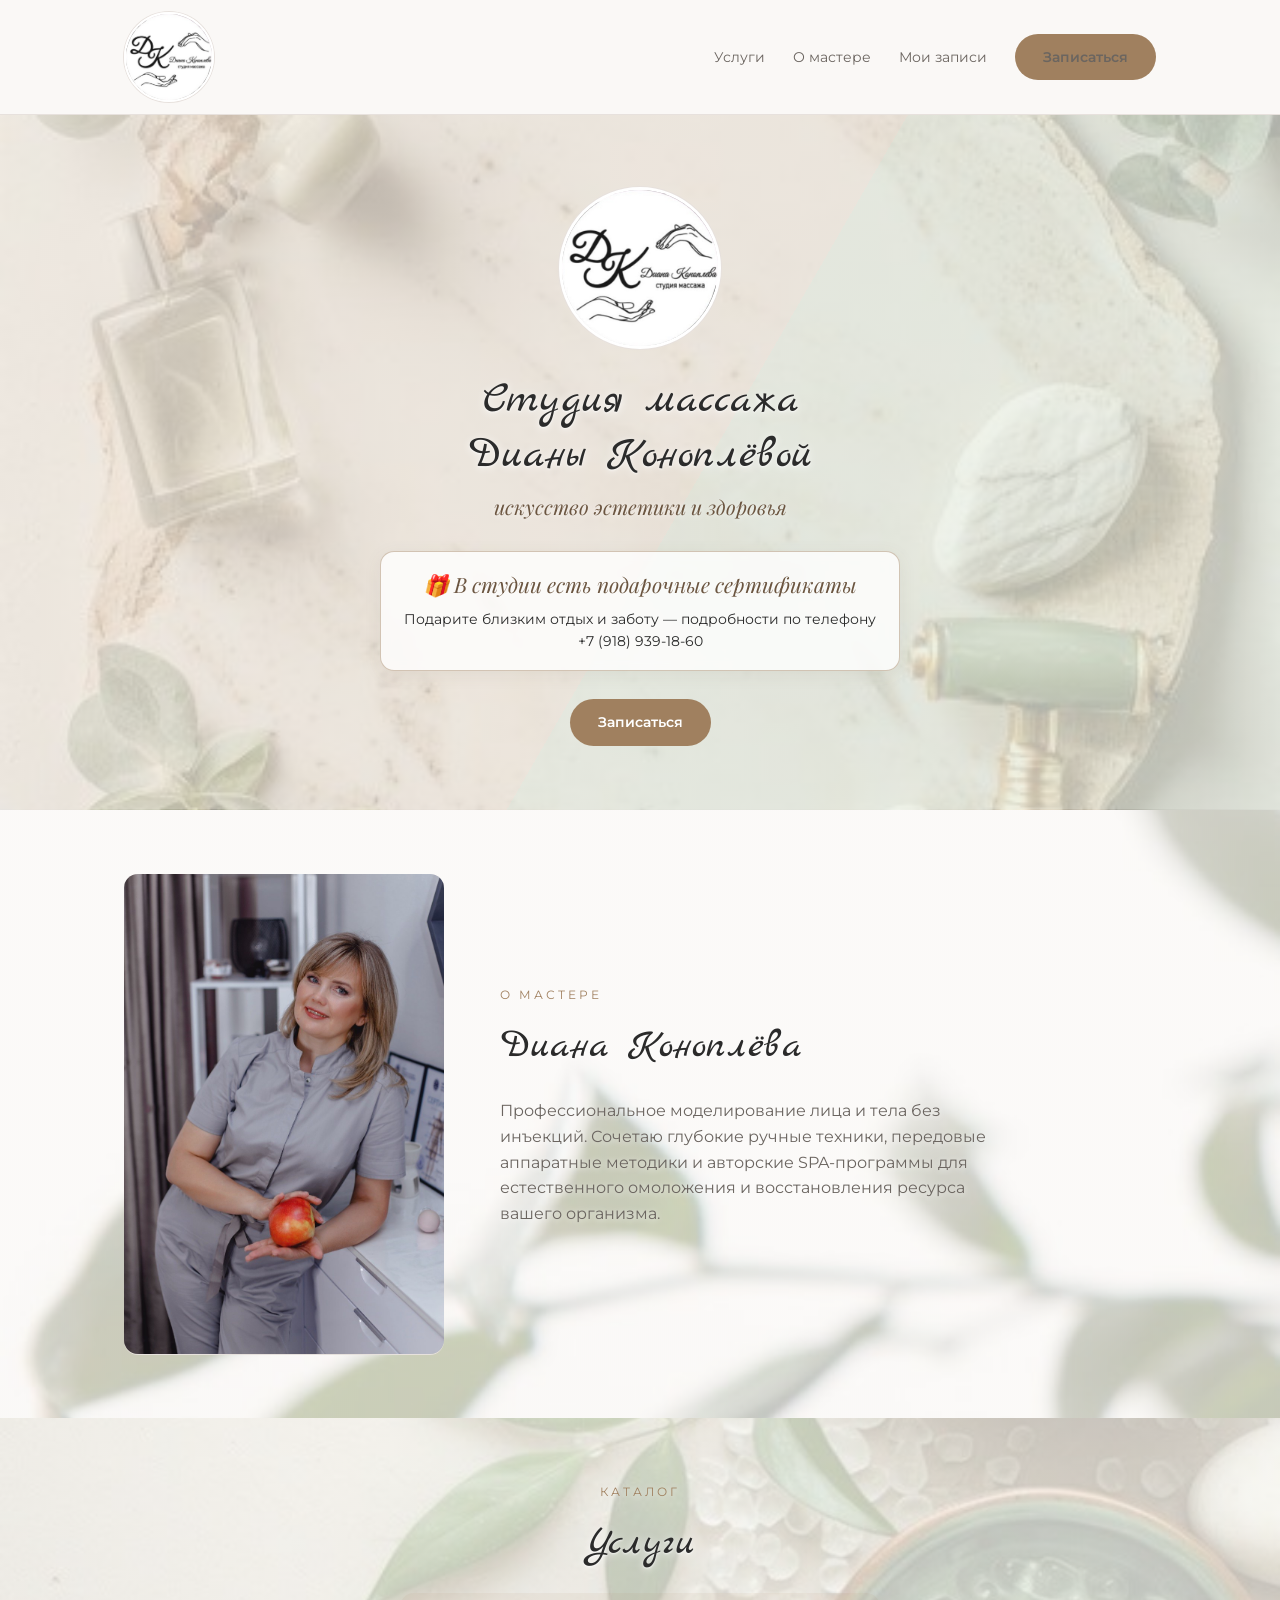
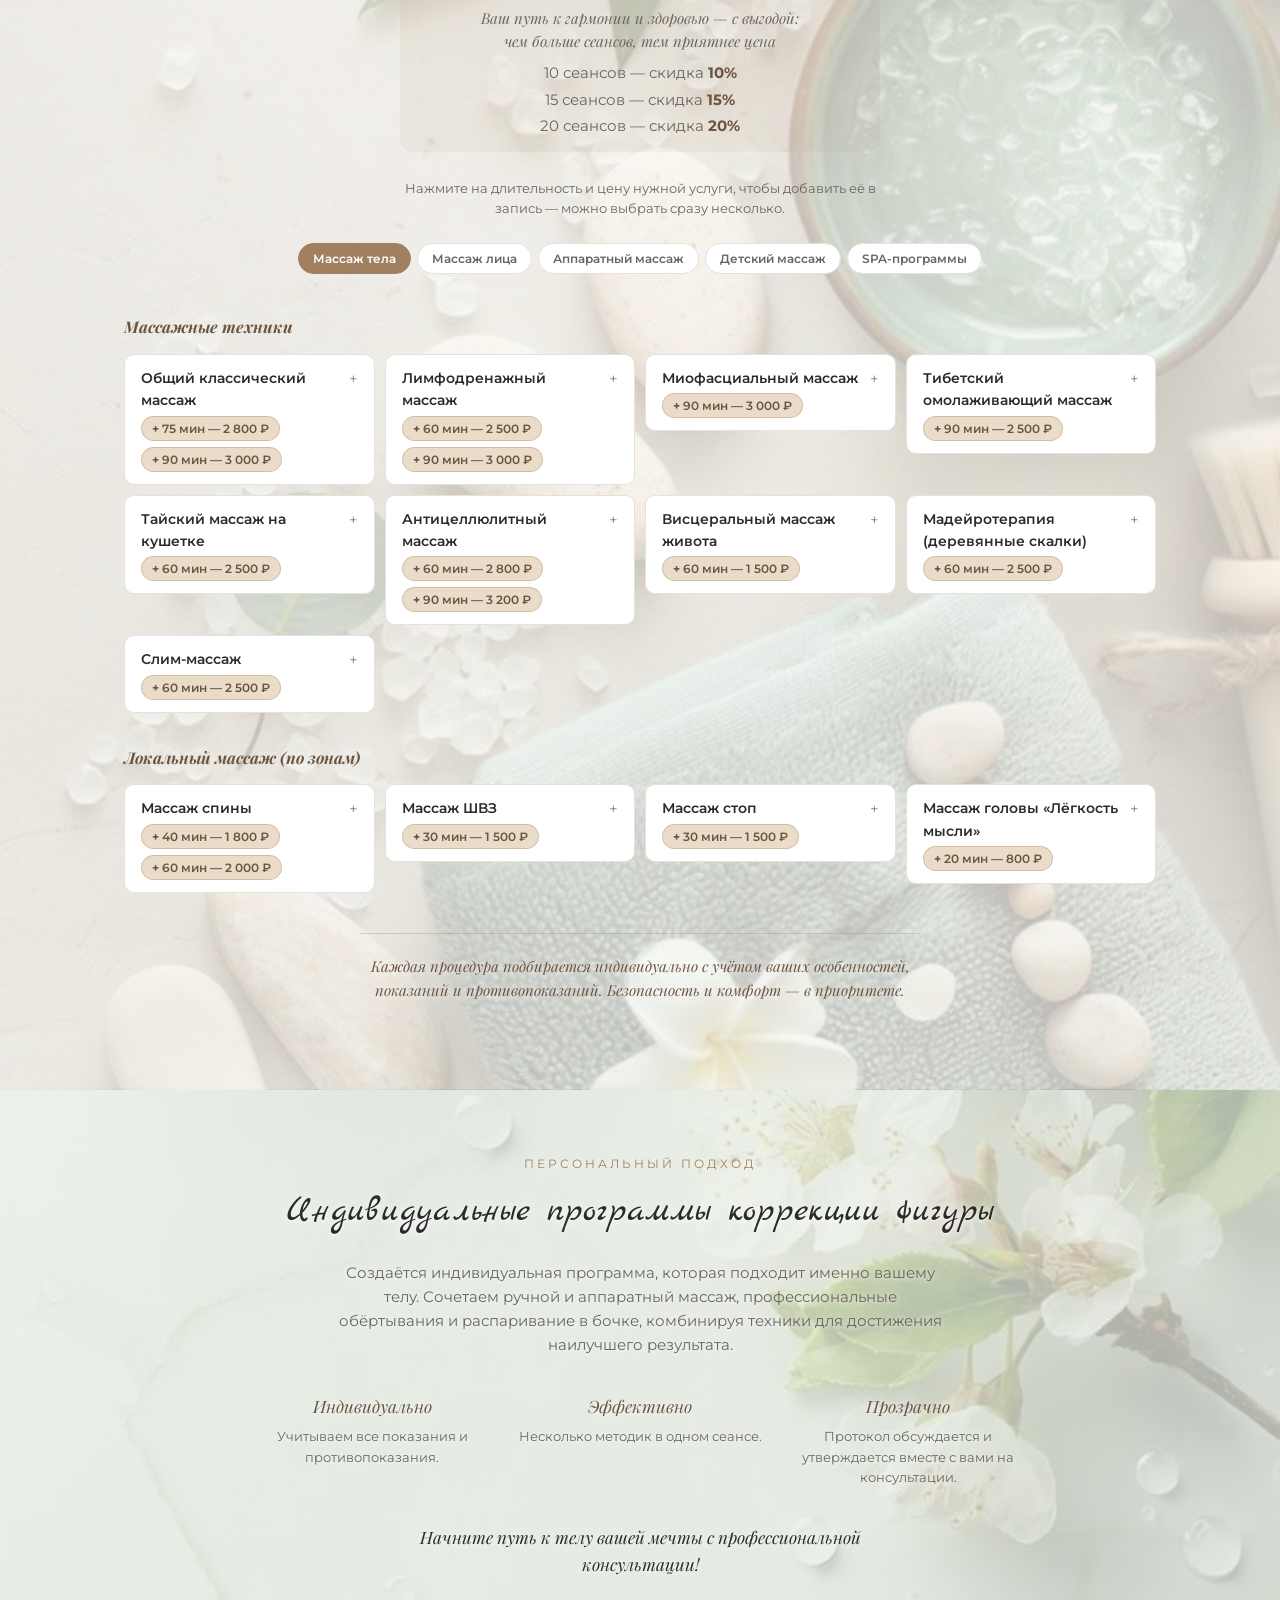
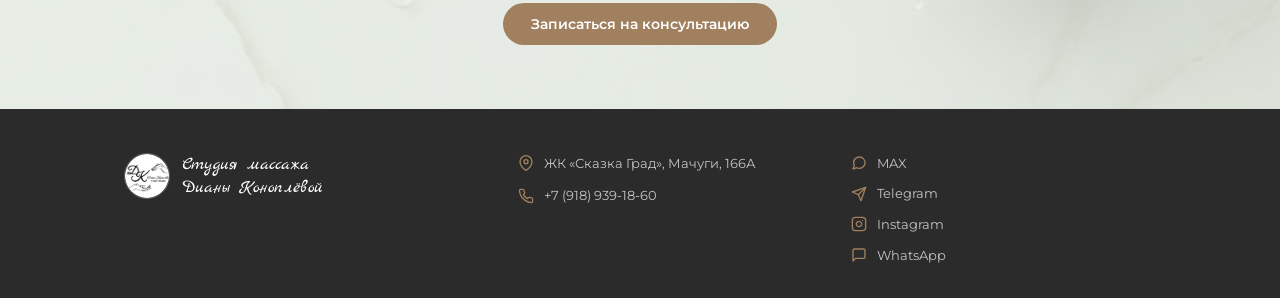
<file: index.html>
<!DOCTYPE html>
<html lang="ru">
<head>
<meta charset="UTF-8">
<meta name="viewport" content="width=device-width, initial-scale=1.0">
<title>Студия массажа Дианы Коноплёвой</title>
<link rel="icon" type="image/jpeg" href="assets/logo.jpg">
<link rel="preconnect" href="https://fonts.googleapis.com">
<link rel="preconnect" href="https://fonts.gstatic.com" crossorigin>
<link href="https://fonts.googleapis.com/css2?family=Marck+Script&family=Playfair+Display:ital,wght@0,500;1,500&family=Montserrat:wght@400;500;600&display=swap" rel="stylesheet">
<link rel="stylesheet" href="styleDK.css?v=20261104">
</head>
<body>

<header class="site-header">
  <div class="container">
    <a href="#top" class="brand">
      <img src="assets/logo.jpg" alt="Логотип студии массажа Дианы Коноплёвой">
    </a>
    <nav class="main-nav">
      <a href="#uslugi">Услуги</a>
      <a href="#o-mastere">О мастере</a>
      <button type="button" class="nav-link-btn" id="open-mybookings-modal">Мои записи</button>
      <a href="#uslugi" class="btn btn-primary">Записаться</a>
    </nav>
  </div>
</header>

<main id="top">

  <section class="hero">
    <div class="container">
      <div class="hero-logo"><img src="assets/logo.jpg" alt="Логотип студии массажа Дианы Коноплёвой"></div>
      <h1>Студия массажа<br>Дианы Коноплёвой</h1>
      <p class="hero-tagline">искусство эстетики и здоровья</p>
      <a class="gift-note" href="tel:+79189391860">
        <span class="gift-note-title">🎁 В студии есть подарочные сертификаты</span>
        <span class="gift-note-text">Подарите близким отдых и заботу — подробности по телефону <span class="nowrap">+7 (918) 939-18-60</span></span>
      </a>


      <a href="#uslugi" class="btn btn-primary">Записаться</a>
    </div>
  </section>

  <section class="about" id="o-mastere">
    <div class="container">
      <div class="about-photo">
        <img src="assets/diana.jpg" alt="Диана Коноплёва">
      </div>
      <div>
        <p class="section-eyebrow">о мастере</p>
        <h2>Диана Коноплёва</h2>
        <p class="about-text">Профессиональное моделирование лица и тела без инъекций. Сочетаю глубокие ручные техники, передовые аппаратные методики и авторские SPA-программы для естественного омоложения и восстановления ресурса вашего организма.</p>
      </div>
    </div>
  </section>

  <section class="services" id="uslugi">
    <div class="container">
      <div class="services-header">
        <p class="section-eyebrow">каталог</p>
        <h2>Услуги</h2>
      </div>

      <div class="discount-banner">
        <p class="discount-banner-title">Ваш путь к гармонии и здоровью — с выгодой:<br>чем больше сеансов, тем приятнее цена</p>
        <ul class="discount-list">
          <li>10 сеансов — скидка <strong>10%</strong></li>
          <li>15 сеансов — скидка <strong>15%</strong></li>
          <li>20 сеансов — скидка <strong>20%</strong></li>
        </ul>
      </div>

      <p class="services-locked-note">Услуги зафиксированы для текущей записи — чтобы изменить выбор, вернитесь к услугам кнопкой на шаге записи.</p>
      <p class="services-hint" id="services-hint">Нажмите на длительность и цену нужной услуги, чтобы добавить её в запись — можно выбрать сразу несколько.</p>

      <div class="tabs-nav">
        <button class="tab-btn active" data-tab="tab-telo">Массаж тела</button>
        <button class="tab-btn" data-tab="tab-litso">Массаж лица</button>
        <button class="tab-btn" data-tab="tab-apparatny">Аппаратный массаж</button>
        <button class="tab-btn" data-tab="tab-deti">Детский массаж</button>
        <button class="tab-btn" data-tab="tab-spa">SPA-программы</button>
      </div>

      <!-- Массаж тела -->
      <div class="tab-panel active" id="tab-telo">
        <h3 class="subcategory-title">Массажные техники</h3>
        <div class="card-grid">
          <details class="service-card service-expandable">
            <summary>
              <p class="service-name">Общий классический массаж</p>
              <div class="service-variants"><button type="button" class="variant-pick" data-name="Общий классический массаж" data-duration="75" data-price="2800">75 мин — 2 800 ₽</button><button type="button" class="variant-pick" data-name="Общий классический массаж" data-duration="90" data-price="3000">90 мин — 3 000 ₽</button></div>
            </summary>
            <p class="service-note">Комплексное массажное воздействие на мышцы спины, шеи, рук, ног, живота и груди. Помогает снять мышечное напряжение и усталость, улучшить кровообращение, повысить общий тонус и расслабить организм.</p>
          </details>
          <details class="service-card service-expandable">
            <summary>
              <p class="service-name">Лимфодренажный массаж</p>
              <div class="service-variants"><button type="button" class="variant-pick" data-name="Лимфодренажный массаж" data-duration="60" data-price="2500">60 мин — 2 500 ₽</button><button type="button" class="variant-pick" data-name="Лимфодренажный массаж" data-duration="90" data-price="3000">90 мин — 3 000 ₽</button></div>
            </summary>
            <p class="service-note">Мягкая массажная техника, направленная на улучшение оттока лимфы, уменьшение отёчности и ощущения тяжести в теле. Способствует расслаблению, улучшению общего самочувствия и лёгкости.</p>
          </details>
          <details class="service-card service-expandable">
            <summary>
              <p class="service-name">Миофасциальный массаж</p>
              <div class="service-variants"><button type="button" class="variant-pick" data-name="Миофасциальный массаж" data-duration="90" data-price="3000">90 мин — 3 000 ₽</button></div>
            </summary>
            <p class="service-note">Глубокая техника воздействия на мышцы и фасции, направленная на снятие напряжения, улучшение подвижности и восстановление лёгкости движений. Помогает расслабить тело и уменьшить ощущение скованности.</p>
          </details>
          <details class="service-card service-expandable">
            <summary>
              <p class="service-name">Тибетский омолаживающий массаж</p>
              <div class="service-variants"><button type="button" class="variant-pick" data-name="Тибетский омолаживающий массаж" data-duration="90" data-price="2500">90 мин — 2 500 ₽</button></div>
            </summary>
            <p class="service-note">Интенсивная техника с глубоким проминанием и выжимающими движениями. Помогает снять мышечное напряжение, улучшить ощущение лёгкости и расслабления. Включает элементы глубокого лимфодренажного воздействия.</p>
          </details>
          <details class="service-card service-expandable">
            <summary>
              <p class="service-name">Тайский массаж на кушетке</p>
              <div class="service-variants"><button type="button" class="variant-pick" data-name="Тайский массаж на кушетке" data-duration="60" data-price="2500">60 мин — 2 500 ₽</button></div>
            </summary>
            <p class="service-note">Комплексная техника с мягкими растяжениями, надавливаниями и пассивной гимнастикой. Выполняется в удобной одежде, без использования масла. Помогает расслабить мышцы, улучшить гибкость и восстановить лёгкость движений.</p>
          </details>
          <details class="service-card service-expandable">
            <summary>
              <p class="service-name">Антицеллюлитный массаж</p>
              <div class="service-variants"><button type="button" class="variant-pick" data-name="Антицеллюлитный массаж" data-duration="60" data-price="2800">60 мин — 2 800 ₽</button><button type="button" class="variant-pick" data-name="Антицеллюлитный массаж" data-duration="90" data-price="3200">90 мин — 3 200 ₽</button></div>
            </summary>
            <p class="service-note">Ручная и/или аппаратная техника для улучшения микроциркуляции, повышения тонуса кожи и уменьшения визуальных проявлений целлюлита. Помогает скорректировать контуры тела и сделать кожу более гладкой.</p>
          </details>
          <details class="service-card service-expandable">
            <summary>
              <p class="service-name">Висцеральный массаж живота</p>
              <div class="service-variants"><button type="button" class="variant-pick" data-name="Висцеральный массаж живота" data-duration="60" data-price="1500">60 мин — 1 500 ₽</button></div>
            </summary>
            <p class="service-note">Мягкая мануальная техника воздействия на область живота, направленная на расслабление тканей, улучшение местного кровообращения и уменьшение ощущения напряжения. Проводится бережно, с учётом индивидуальных особенностей клиента.</p>
          </details>
          <details class="service-card service-expandable">
            <summary>
              <p class="service-name">Мадейротерапия (деревянные скалки)</p>
              <div class="service-variants"><button type="button" class="variant-pick" data-name="Мадейротерапия (деревянные скалки)" data-duration="60" data-price="2500">60 мин — 2 500 ₽</button></div>
            </summary>
            <p class="service-note">Моделирование силуэта, выравнивание рельефа кожи и вывод лишней жидкости. Эффект виден уже после первых процедур.</p>
          </details>
          <details class="service-card service-expandable">
            <summary>
              <p class="service-name">Слим-массаж</p>
              <div class="service-variants"><button type="button" class="variant-pick" data-name="Слим-массаж" data-duration="60" data-price="2500">60 мин — 2 500 ₽</button></div>
            </summary>
            <p class="service-note">Ручная и/или аппаратная техника с использованием бамбуковых веников и палочек для проработки проблемных зон ягодиц и бёдер. Способствует улучшению тонуса кожи, микроциркуляции и визуальной коррекции контуров тела.</p>
          </details>
        </div>

        <h3 class="subcategory-title">Локальный массаж (по зонам)</h3>
        <div class="card-grid">
          <details class="service-card service-expandable">
            <summary>
              <p class="service-name">Массаж спины</p>
              <div class="service-variants"><button type="button" class="variant-pick" data-name="Массаж спины" data-duration="40" data-price="1800">40 мин — 1 800 ₽</button><button type="button" class="variant-pick" data-name="Массаж спины" data-duration="60" data-price="2000">60 мин — 2 000 ₽</button></div>
            </summary>
            <p class="service-note">Глубокая проработка спины от копчика и мест прикрепления ягодичных мышц до шейно-затылочной зоны, включая голову. Помогает снять мышечное напряжение, усталость и ощущение скованности, способствует расслаблению и улучшению подвижности.</p>
          </details>
          <details class="service-card service-expandable">
            <summary>
              <p class="service-name">Массаж ШВЗ</p>
              <div class="service-variants"><button type="button" class="variant-pick" data-name="Массаж ШВЗ" data-duration="30" data-price="1500">30 мин — 1 500 ₽</button></div>
            </summary>
            <p class="service-note">Мягкая проработка области шеи, плеч и верхней части спины. Помогает снять мышечное напряжение и усталость, уменьшить ощущение скованности, способствует расслаблению и улучшению подвижности.</p>
          </details>
          <details class="service-card service-expandable">
            <summary>
              <p class="service-name">Массаж стоп</p>
              <div class="service-variants"><button type="button" class="variant-pick" data-name="Массаж стоп" data-duration="30" data-price="1500">30 мин — 1 500 ₽</button></div>
            </summary>
            <p class="service-note">Расслабляющая проработка стоп и пальцев с воздействием на мышцы и мягкие ткани. Помогает снять усталость, напряжение и ощущение тяжести, способствует улучшению кровообращения и общему расслаблению.</p>
          </details>
          <details class="service-card service-expandable">
            <summary>
              <p class="service-name">Массаж головы «Лёгкость мысли»</p>
              <div class="service-variants"><button type="button" class="variant-pick" data-name="Массаж головы «Лёгкость мысли»" data-duration="20" data-price="800">20 мин — 800 ₽</button></div>
            </summary>
            <p class="service-note">Мягкая проработка кожи головы, шеи и затылочной зоны. Помогает снять напряжение и усталость, расслабиться, улучшить общее самочувствие и почувствовать лёгкость.</p>
          </details>
        </div>
      </div>

      <!-- Детский -->
      <div class="tab-panel" id="tab-deti">
        <div class="card-grid">
          <div class="service-card"><p class="service-name">Общий массаж (7–10 лет)</p><div class="service-variants"><button type="button" class="variant-pick" data-name="Общий массаж (7–10 лет)" data-duration="60" data-price="1500">60 мин — 1 500 ₽</button></div></div>
          <div class="service-card"><p class="service-name">Общий массаж (10–14 лет)</p><div class="service-variants"><button type="button" class="variant-pick" data-name="Общий массаж (10–14 лет)" data-duration="60" data-price="1800">60 мин — 1 800 ₽</button></div></div>
          <div class="service-card"><p class="service-name">Массаж спины</p><div class="service-variants"><button type="button" class="variant-pick" data-name="Массаж спины (детский)" data-duration="30" data-price="1300">30 мин — 1 300 ₽</button></div></div>
        </div>
      </div>

      <!-- Аппаратный -->
      <div class="tab-panel" id="tab-apparatny">
        <div class="card-grid">
          <details class="service-card service-expandable">
            <summary>
              <p class="service-name">Монополярный RF-лифтинг (зона)</p>
              <div class="service-variants"><button type="button" class="variant-pick" data-name="Монополярный RF-лифтинг (зона)" data-duration="40" data-price="2000">40 мин — 2 000 ₽</button></div>
            </summary>
            <p class="service-note">Радиочастотный уход для улучшения упругости и тонуса кожи, повышения её плотности и визуальной подтянутости контуров. Процедура проводится по лицу и выбранным зонам тела.</p>
            <img class="service-photo service-photo-top" src="assets/apparat-rf-lifting.jpg" alt="Монополярный RF-лифтинг — процедура">
          </details>
          <details class="service-card service-expandable">
            <summary>
              <p class="service-name">Вакуумный массаж</p>
              <div class="service-variants"><button type="button" class="variant-pick" data-name="Вакуумный массаж" data-duration="30" data-price="2000">30 мин — 2 000 ₽</button></div>
            </summary>
            <p class="service-note">Аппаратная процедура для стимуляции микроциркуляции, улучшения тонуса и визуального качества кожи в программах ухода за телом и коррекции контуров.</p>
            <img class="service-photo" src="assets/apparat-vakuum.jpg" alt="Вакуумный массаж — процедура">
          </details>
          <details class="service-card service-expandable">
            <summary>
              <p class="service-name">Турбо-вибрационный массаж</p>
              <div class="service-variants"><button type="button" class="variant-pick" data-name="Турбо-вибрационный массаж" data-duration="40" data-price="2000">40 мин — 2 000 ₽</button></div>
            </summary>
            <p class="service-note">Аппаратная процедура с вибрационным воздействием, направленная на стимуляцию тканей, улучшение микроциркуляции и повышение тонуса кожи. Способствует расслаблению мышц и улучшению визуального качества кожи. Применяется по выбранным зонам.</p>
            <img class="service-photo service-photo-top-mid" src="assets/apparat-turbo.jpg" alt="Турбо-вибрационный массаж — процедура">
          </details>
          <details class="service-card service-expandable">
            <summary>
              <p class="service-name">Лимфодренажный аппарат с вакуумом «Паук»</p>
              <div class="service-variants"><button type="button" class="variant-pick" data-name="Лимфодренажный аппарат с вакуумом «Паук»" data-duration="30" data-price="2000">30 мин — 2 000 ₽</button></div>
            </summary>
            <p class="service-note">Аппаратная процедура баночного массажа с вакуумным воздействием, направленная на улучшение визуальной гладкости и тонуса кожи. Дополняет программы коррекции фигуры и способствует ощущению лёгкости.</p>
            <img class="service-photo" src="assets/apparat-pauk.jpg" alt="Лимфодренажный аппарат с вакуумом «Паук» — процедура">
          </details>
          <details class="service-card service-expandable">
            <summary>
              <p class="service-name">MICROWAVE</p>
              <div class="service-variants"><button type="button" class="variant-pick" data-name="MICROWAVE" data-duration="90" data-price="2500">90 мин — 2 500 ₽</button></div>
            </summary>
            <p class="service-note">Аппаратное воздействие микроволновой энергии, направленное на улучшение тонуса и упругости кожи, визуальное улучшение контуров тела и повышение плотности тканей. В процедуре: миостимуляция, микроволновая терапия и горячий вакуум.</p>
            <img class="service-photo" src="assets/apparat-microwave.jpg" alt="MICROWAVE — процедура">
          </details>
          <details class="service-card service-expandable">
            <summary>
              <p class="service-name">Компрессионный сферомассаж</p>
              <div class="service-variants"><button type="button" class="variant-pick" data-name="Компрессионный сферомассаж" data-duration="75" data-price="3500">75 мин — 3 500 ₽</button></div>
            </summary>
            <p class="service-note">Топовая аппаратная процедура с компрессионно-вибрационным воздействием на отдельные зоны тела. Способствует ощущению лёгкости, уменьшению отёчности, визуальному улучшению гладкости кожи и мягкой проработке подкожно-жировой клетчатки.</p>
            <img class="service-photo" src="assets/apparat-sferomassage.jpg" alt="Компрессионный сферомассаж — насадка">
          </details>
          <details class="service-card service-expandable">
            <summary>
              <p class="service-name">Прессотерапия</p>
              <div class="service-variants"><button type="button" class="variant-pick" data-name="Прессотерапия" data-duration="30" data-price="1000">30 мин — 1 000 ₽</button></div>
            </summary>
            <p class="service-note">Аппаратная процедура с компрессионным воздействием на тело. Способствует ощущению лёгкости, помогает уменьшить проявления отёчности и дополняет программы ухода за телом и коррекции фигуры.</p>
            <img class="service-photo" src="assets/apparat-pressoterapiya.jpg" alt="Прессотерапия — процедура">
          </details>
          <details class="service-card service-expandable">
            <summary>
              <p class="service-name">Биоэнергетическая процедура очищения и восстановления</p>
              <div class="service-variants"><button type="button" class="variant-pick" data-name="Биоэнергетическая процедура очищения и восстановления" data-duration="50" data-price="2500">50 мин — 2 500 ₽</button></div>
            </summary>
            <p class="service-note">Процедура по китайской методике с использованием аппарата БЭМ. Направлена на мягкое очищение и восстановление, способствует расслаблению, ощущению внутреннего баланса, гармонии и комфорта.</p>
            <img class="service-photo" src="assets/apparat-bioenergo.jpg" alt="Биоэнергетическая процедура — процедура">
          </details>
        </div>
      </div>

      <!-- Массаж лица -->
      <div class="tab-panel" id="tab-litso">
        <div class="card-grid">
          <details class="service-card service-expandable">
            <summary>
              <p class="service-name">Скульптурный лифтинг</p>
              <div class="service-variants"><button type="button" class="variant-pick" data-name="Скульптурный лифтинг" data-duration="90" data-price="2500">90 мин — 2 500 ₽</button></div>
            </summary>
            <p class="service-note">Массаж на профессиональном креме с интраоральной проработкой. Завершается маской.</p>
          </details>
          <details class="service-card service-expandable">
            <summary>
              <p class="service-name">Пластический массаж</p>
              <div class="service-variants"><button type="button" class="variant-pick" data-name="Пластический массаж" data-duration="90" data-price="2500">90 мин — 2 500 ₽</button></div>
            </summary>
            <p class="service-note">Глубокая проработка мышц лица, включая буккальную технику. Завершается классическим массажем и маской по типу кожи.</p>
          </details>
          <details class="service-card service-expandable">
            <summary>
              <p class="service-name">Миофасциальный массаж лица</p>
              <div class="service-variants"><button type="button" class="variant-pick" data-name="Миофасциальный массаж лица" data-duration="90" data-price="2500">90 мин — 2 500 ₽</button></div>
            </summary>
            <p class="service-note">Глубокая ручная проработка фасций и мягких тканей для снятия напряжения и улучшения тонуса лица. Входят буккальный массаж и маска по типу кожи.</p>
          </details>
          <details class="service-card service-expandable">
            <summary>
              <p class="service-name">Медовое армирование морщин</p>
              <div class="service-variants"><button type="button" class="variant-pick" data-name="Медовое армирование морщин" data-duration="45" data-price="1500">45 мин — 1 500 ₽</button></div>
            </summary>
            <p class="service-note">Уходовая процедура с косметологическим мёдом для повышения тонуса и гладкости кожи, визуального смягчения мелких морщин. Может быть эффективным дополнением к обычному массажу.</p>
          </details>
          <div class="service-card"><p class="service-name">Классический массаж лица</p><div class="service-variants"><button type="button" class="variant-pick" data-name="Классический массаж лица" data-duration="30" data-price="1300">30 мин — 1 300 ₽</button></div></div>
          <details class="service-card service-expandable">
            <summary>
              <p class="service-name">Ручная остеопластика</p>
              <div class="service-variants"><button type="button" class="variant-pick" data-name="Ручная остеопластика" data-duration="120" data-price="3000">120 мин — 3 000 ₽</button></div>
            </summary>
            <p class="service-note">Мягкая мануальная проработка мышц лица, головы, шеи, декольте и трапециевидной зоны. Работа с апоневрозом (сухожильный шлем). Включает очищение, уход и маску по типу кожи.</p>
          </details>
          <details class="service-card service-expandable">
            <summary>
              <p class="service-name">Монополярный RF-лифтинг (лицо)</p>
              <div class="service-variants"><button type="button" class="variant-pick" data-name="Монополярный RF-лифтинг (лицо)" data-duration="30" data-price="2000">30 мин — 2 000 ₽</button></div>
            </summary>
            <p class="service-note">Процедура на аппарате типа INDIBA для повышения тонуса и упругости кожи и улучшения контуров лица.</p>
          </details>
          <details class="service-card service-expandable">
            <summary>
              <p class="service-name">Микротоки по лицу</p>
              <div class="service-variants"><button type="button" class="variant-pick" data-name="Микротоки по лицу" data-duration="30" data-price="2000">30 мин — 2 000 ₽</button></div>
            </summary>
            <p class="service-note">Процедура для улучшения тонуса кожи, уменьшения отёчности и придания лицу более свежего вида.</p>
            <img class="service-photo" src="assets/apparat-microtoki.jpg" alt="Микротоки по лицу — процедура">
          </details>
          <details class="service-card service-expandable">
            <summary>
              <p class="service-name">Пилинг лица «по типу кожи»</p>
              <div class="service-variants"><button type="button" class="variant-pick" data-name="Пилинг лица «по типу кожи»" data-duration="30" data-price="2500">30 мин — 2 500 ₽</button></div>
            </summary>
            <p class="service-note">Подбор пилинга с учётом особенностей кожи. В процедуру входят очищение, пилинг, уход и маска.</p>
          </details>
          <details class="service-card service-expandable">
            <summary>
              <p class="service-name">Комплекс «Лифтинг и обновление»</p>
              <div class="service-variants"><button type="button" class="variant-pick" data-name="Комплекс «Лифтинг и обновление»" data-duration="60" data-price="3000">60 мин — 3 000 ₽</button></div>
            </summary>
            <p class="service-note">Микротоки и пилинг по типу кожи для улучшения тонуса и обновления кожи. Включает очищение, уход и маску.</p>
          </details>
          <details class="service-card service-expandable">
            <summary>
              <p class="service-name">Сфера-скульптор</p>
              <div class="service-variants"><button type="button" class="variant-pick" data-name="Сфера-скульптор" data-duration="45" data-price="1500">45 мин — 1 500 ₽</button></div>
            </summary>
            <p class="service-note">Аппаратная процедура для улучшения тонуса кожи и более чёткого контура лица.</p>
          </details>
        </div>
      </div>

      <!-- SPA-программы (отсортированы по цене) -->
      <div class="tab-panel" id="tab-spa">
        <div class="spa-grid">
          <details class="spa-card">
            <summary><span class="spa-name">Медовый ритуал для тела</span><button type="button" class="variant-pick spa-meta" data-name="Медовый ритуал для тела" data-duration="90" data-price="3000">90 мин · 3 000 ₽</button></summary>
            <p class="spa-composition">Интенсивное питание и очищение кожи. Медовый массаж способствует глубокому увлажнению, повышает тонус кожи, мягко выводит шлаки и делает тело невероятно мягким и бархатистым.</p>
          </details>
          <details class="spa-card">
            <summary><span class="spa-name">Ароматерапевтическая SPA-процедура</span><button type="button" class="variant-pick spa-meta" data-name="Ароматерапевтическая SPA-процедура" data-duration="90" data-price="3000">90 мин · 3 000 ₽</button></summary>
            <p class="spa-composition">Полный релакс с использованием натуральных эфирных масел. Сочетание мягкого массажа и ароматов растений помогает успокоить нервную систему, улучшить качество сна и гармонизировать психоэмоциональное состояние.</p>
          </details>
          <details class="spa-card">
            <summary><span class="spa-name">«Удар по усталости»</span><button type="button" class="variant-pick spa-meta" data-name="«Удар по усталости»" data-duration="90" data-price="3500">90 мин · 3 500 ₽</button></summary>
            <p class="spa-composition">Общий массаж всего тела с усиленной проработкой стоп, ног и ШВЗ.</p>
          </details>
          <details class="spa-card">
            <summary><span class="spa-name">SPA-программа стоун-терапии с горячими камнями</span><button type="button" class="variant-pick spa-meta" data-name="SPA-программа стоун-терапии с горячими камнями" data-duration="120" data-price="3500">120 мин · 3 500 ₽</button></summary>
            <p class="spa-composition">Массаж тёплыми вулканическими камнями, который восстанавливает энергетический баланс и улучшает кровообращение. Идеально для снятия стресса, избавления от «зажимов» и глубокого прогревания тканей.</p>
          </details>
          <details class="spa-card">
            <summary><span class="spa-name">SPA-программа с травяными мешочками</span><button type="button" class="variant-pick spa-meta" data-name="SPA-программа с травяными мешочками" data-duration="120" data-price="3500">120 мин · 3 500 ₽</button></summary>
            <p class="spa-composition">Глубокое прогревание тела в кедровой бочке и массаж всего тела с помощью мешочков, наполненных целебными травами. Процедура снимает мышечное напряжение, выводит токсины и дарит полное расслабление благодаря терапевтическому эффекту.</p>
          </details>
          <details class="spa-card">
            <summary><span class="spa-name">«Полный релакс»</span><button type="button" class="variant-pick spa-meta" data-name="«Полный релакс»" data-duration="120" data-price="4500">120 мин · 4 500 ₽</button></summary>
            <ul class="spa-composition">
              <li>Парение в бочке</li>
              <li>Расслабляющий массаж с использованием травяных мешочков</li>
              <li>Маска для лица</li>
              <li>Чай, сухофрукты</li>
            </ul>
          </details>
          <details class="spa-card">
            <summary><span class="spa-name">«Винное наслаждение»</span><button type="button" class="variant-pick spa-meta" data-name="«Винное наслаждение»" data-duration="120" data-price="5000">120 мин · 5 000 ₽</button></summary>
            <ul class="spa-composition">
              <li>Распаривание в кедровой бочке</li>
              <li>Винный скраб-массаж по телу</li>
              <li>Винное обёртывание</li>
              <li>Маска для лица</li>
              <li>Чайная церемония (или бокал красного вина на выбор)</li>
            </ul>
          </details>
          <details class="spa-card">
            <summary><span class="spa-name">«Фито-солевое обёртывание»</span><button type="button" class="variant-pick spa-meta" data-name="«Фито-солевое обёртывание»" data-duration="120" data-price="5000">120 мин · 5 000 ₽</button></summary>
            <ul class="spa-composition">
              <li>Парение в бочке</li>
              <li>Пилинг всего тела</li>
              <li>Лёгкий лимфодренажный массаж</li>
              <li>Солевое обёртывание</li>
              <li>Чай, сухофрукты</li>
            </ul>
          </details>
          <details class="spa-card">
            <summary><span class="spa-name">«Мини-отпуск»</span><button type="button" class="variant-pick spa-meta" data-name="«Мини-отпуск»" data-duration="180" data-price="6000">180 мин · 6 000 ₽</button></summary>
            <ul class="spa-composition">
              <li>Парение в бочке</li>
              <li>Скрабирование тела (на выбор)</li>
              <li>Общий массаж всего тела</li>
              <li>Массаж лица и головы</li>
              <li>Чай, сухофрукты</li>
            </ul>
          </details>
          <details class="spa-card">
            <summary><span class="spa-name">«Антистресс»</span><button type="button" class="variant-pick spa-meta" data-name="«Антистресс»" data-duration="150" data-price="6000">150 мин · 6 000 ₽</button></summary>
            <ul class="spa-composition">
              <li>Парение в кедровой бочке</li>
              <li>Пилинг рукавичкой кесе</li>
              <li>Медовая выкатка на всё тело</li>
              <li>Обёртывание на выбор</li>
              <li>Чай, сухофрукты</li>
            </ul>
          </details>
          <details class="spa-card">
            <summary><span class="spa-name">«Гармония для двоих»</span><button type="button" class="variant-pick spa-meta" data-name="«Гармония для двоих»" data-duration="150" data-price="7000">150 мин · 7 000 ₽</button></summary>
            <p class="spa-intro">Процедура для двоих гостей: два мастера одновременно работают на отдельных кушетках. Можно прийти с близким человеком — подругой, мамой, сестрой или супругом.</p>
            <ul class="spa-composition">
              <li>Распаривание в бочке</li>
              <li>Пилинг тела рукавичкой кесе</li>
              <li>Релаксирующий массаж</li>
              <li>Чай, сухофрукты</li>
            </ul>
          </details>
          <details class="spa-card">
            <summary><span class="spa-name">«Подружки» (для двоих)</span><button type="button" class="variant-pick spa-meta" data-name="«Подружки» (для двоих)" data-duration="150" data-price="7000">150 мин · 7 000 ₽</button></summary>
            <p class="spa-intro">Процедура для двоих гостей: два мастера одновременно работают на отдельных кушетках.</p>
            <ul class="spa-composition">
              <li>Парение в бочке</li>
              <li>Пилинг тела (на выбор)</li>
              <li>Обёртывание тела (на выбор)</li>
              <li>Релакс-массаж</li>
              <li>Чай, сухофрукты</li>
            </ul>
          </details>
          <details class="spa-card">
            <summary><span class="spa-name">«Осеннее пробуждение»</span><button type="button" class="variant-pick spa-meta" data-name="«Осеннее пробуждение»" data-duration="180" data-price="7000">180 мин · 7 000 ₽</button></summary>
            <ul class="spa-composition">
              <li>Разогрев в кедровой бочке</li>
              <li>Очищающий пилинг тела варежкой кесе (на выбор)</li>
              <li>Обёртывание лечебной грязью</li>
              <li>Огненный массаж на проблемную зону с общим массажем всего тела</li>
              <li>Чайная церемония с мёдом и сухофруктами</li>
            </ul>
          </details>
          <details class="spa-card">
            <summary><span class="spa-name">Кедровая бочка</span><button type="button" class="variant-pick spa-meta" data-name="Кедровая бочка" data-duration="15" data-price="800">15 мин · 800 ₽</button></summary>
            <p class="spa-composition">Прогревание фитопаром в кедровой бочке — раскрывает поры, расслабляет мышцы и хорошо подготавливает тело перед массажем.</p>
          </details>
          <details class="spa-card">
            <summary><span class="spa-name">Скрабирование / пилинг на выбор</span><button type="button" class="variant-pick spa-meta" data-name="Скрабирование / пилинг на выбор" data-duration="30" data-price="1000">30 мин · 1 000 ₽</button></summary>
            <p class="spa-composition">Мягкое очищение и обновление кожи с помощью скраба или пилинга на выбор клиента. Помогает сделать кожу более гладкой, мягкой и ухоженной.</p>
          </details>
          <details class="spa-card">
            <summary><span class="spa-name">Пилинг + обёртывание</span><button type="button" class="variant-pick spa-meta" data-name="Пилинг + обёртывание" data-duration="45" data-price="2000">45 мин · 2 000 ₽</button></summary>
            <p class="spa-composition">Мягкое очищение и обновление кожи с помощью пилинга, затем обёртывание. Помогает сделать кожу более гладкой, мягкой и ухоженной.</p>
          </details>
        </div>
      </div>

      <p class="services-footnote">Каждая процедура подбирается индивидуально с учётом ваших особенностей, показаний и противопоказаний. Безопасность и комфорт — в приоритете.</p>

    </div>
  </section>

  <div class="booking-bar" id="booking-bar" hidden>
    <div class="container booking-bar-inner">
      <span class="booking-bar-summary" id="booking-bar-summary"></span>
      <button type="button" class="btn btn-primary" id="booking-bar-next">Далее →</button>
    </div>
  </div>

  <section class="booking" id="zapis" hidden>
    <div class="container">
      <p class="section-eyebrow">запись</p>
      <h2>Оформление записи</h2>

      <div class="booking-progress" id="booking-progress">
        <span class="progress-step active" data-progress="2">1. Услуги</span>
        <span class="progress-step" data-progress="2">2. Дата и время</span>
        <span class="progress-step" data-progress="3">3. Контакты</span>
        <span class="progress-step" data-progress="4">4. Подтверждение</span>
      </div>

      <!-- Шаг 2 — дата и время -->
      <div class="booking-step" data-step="2">
        <p class="booking-step-hint">Выбранные услуги: <span id="step2-services-list"></span></p>

        <div class="date-picker" id="date-picker"></div>

        <div class="time-picker" id="time-picker">
          <p class="booking-step-placeholder">Сначала выберите дату выше.</p>
        </div>

        <div class="booking-step-actions">
          <button type="button" class="btn btn-ghost" data-back="1">← К услугам</button>
          <button type="button" class="btn btn-primary" id="to-step-3" disabled>Далее →</button>
        </div>
      </div>

      <!-- Шаг 3 — контакты -->
      <div class="booking-step" data-step="3" hidden>
        <form id="booking-contact-form" class="consult-form-fields">
          <label class="form-field">
            <span>Имя</span>
            <input type="text" name="name" required>
          </label>
          <label class="form-field">
            <span>Телефон</span>
            <input type="tel" name="phone" required placeholder="+7 900 000-00-00">
          </label>
          <label class="form-field">
            <span>Комментарий <em>(по желанию)</em></span>
            <textarea name="comment" rows="3"></textarea>
          </label>
          <div class="form-field">
            <span>Как вам удобнее, чтобы с вами связались для подтверждения?</span>
            <div class="consult-choices" id="booking-contact-methods">
              <label class="choice-chip method-telegram">
                <input type="checkbox" name="contactMethod" value="telegram">
                <svg class="chip-icon" viewBox="0 0 24 24" fill="none" stroke="currentColor" stroke-width="2" stroke-linecap="round" stroke-linejoin="round"><line x1="22" y1="2" x2="11" y2="13"></line><polygon points="22 2 15 22 11 13 2 9 22 2"></polygon></svg>
                <span>Telegram</span>
              </label>
              <label class="choice-chip method-whatsapp">
                <input type="checkbox" name="contactMethod" value="whatsapp">
                <svg class="chip-icon" viewBox="0 0 24 24" fill="none" stroke="currentColor" stroke-width="2" stroke-linecap="round" stroke-linejoin="round"><path d="M21 15a2 2 0 0 1-2 2H7l-4 4V5a2 2 0 0 1 2-2h14a2 2 0 0 1 2 2z"></path></svg>
                <span>WhatsApp</span>
              </label>
              <label class="choice-chip method-max">
                <input type="checkbox" name="contactMethod" value="max">
                <svg class="chip-icon" viewBox="0 0 24 24" fill="none" stroke="currentColor" stroke-width="2" stroke-linecap="round" stroke-linejoin="round"><path d="M21 11.5a8.38 8.38 0 0 1-.9 3.8 8.5 8.5 0 0 1-7.6 4.7 8.38 8.38 0 0 1-3.8-.9L3 21l1.9-5.7a8.38 8.38 0 0 1-.9-3.8 8.5 8.5 0 0 1 4.7-7.6 8.38 8.38 0 0 1 3.8-.9h.5a8.48 8.48 0 0 1 8 8v.5z"></path></svg>
                <span>MAX</span>
              </label>
              <label class="choice-chip method-call">
                <input type="checkbox" name="contactMethod" value="call">
                <svg class="chip-icon" viewBox="0 0 24 24" fill="none" stroke="currentColor" stroke-width="2" stroke-linecap="round" stroke-linejoin="round"><path d="M22 16.92v3a2 2 0 0 1-2.18 2 19.79 19.79 0 0 1-8.63-3.07 19.5 19.5 0 0 1-6-6 19.79 19.79 0 0 1-3.07-8.67A2 2 0 0 1 4.11 2h3a2 2 0 0 1 2 1.72c.127.96.362 1.903.7 2.81a2 2 0 0 1-.45 2.11L8.09 9.91a16 16 0 0 0 6 6l1.27-1.27a2 2 0 0 1 2.11-.45c.907.338 1.85.573 2.81.7A2 2 0 0 1 22 16.92z"></path></svg>
                <span>СМС / звонок</span>
              </label>
            </div>
          </div>
          <label class="form-field form-field-consent">
            <input type="checkbox" name="consent" required style="width:auto;">
            <span>Согласен(на) на обработку персональных данных (152-ФЗ)</span>
          </label>
          <p class="consult-error" id="step3-error" hidden>Заполните имя, телефон, отметьте способ связи и согласие на обработку данных.</p>
        </form>
        <div class="booking-step-actions">
          <button type="button" class="btn btn-ghost" data-back="2">← К дате и времени</button>
          <button type="button" class="btn btn-primary" id="to-step-4">Далее →</button>
        </div>
      </div>

      <!-- Шаг 4 — подтверждение -->
      <div class="booking-step" data-step="4" hidden>
        <div class="booking-summary-card" id="booking-final-summary"></div>
        <p class="booking-step-hint">Отменить или перенести запись можно в любой момент по номеру телефона, который вы указали.</p>
        <div class="booking-step-actions">
          <button type="button" class="btn btn-ghost" data-back="3">← К контактам</button>
          <button type="button" class="btn btn-primary" id="confirm-booking">Подтвердить запись</button>
        </div>
      </div>

      <!-- Успех -->
      <div class="booking-success" id="booking-success" hidden>
        <p class="booking-success-title">Готово! Вы записаны 🎉</p>
        <p id="booking-success-details"></p>
        <a class="btn btn-max" id="max-reminder-btn" target="_blank" rel="noopener" hidden>🔔 Получать напоминания в MAX</a>
        <p class="max-reminder-hint" id="max-reminder-hint" hidden>Откроется чат с ботом студии — нажмите в нём «Начать». Напомним о визите накануне.</p>
        <p class="booking-step-hint">Отменить или перенести — в любой момент по вашему номеру телефона.</p>
        <button type="button" class="btn btn-primary" id="book-again-btn">Записаться ещё</button>
      </div>
    </div>
  </section>

  <section class="program" id="programma">
    <div class="container">
      <p class="section-eyebrow">персональный подход</p>
      <h2>Индивидуальные программы коррекции фигуры</h2>
      <p class="program-lead">Создаётся индивидуальная программа, которая подходит именно вашему телу. Сочетаем ручной и аппаратный массаж, профессиональные обёртывания и распаривание в бочке, комбинируя техники для достижения наилучшего результата.</p>
      <div class="program-features">
        <div class="program-feature">
          <p class="program-feature-title">Индивидуально</p>
          <p class="program-feature-text">Учитываем все показания и противопоказания.</p>
        </div>
        <div class="program-feature">
          <p class="program-feature-title">Эффективно</p>
          <p class="program-feature-text">Несколько методик в одном сеансе.</p>
        </div>
        <div class="program-feature">
          <p class="program-feature-title">Прозрачно</p>
          <p class="program-feature-text">Протокол обсуждается и утверждается вместе с вами на консультации.</p>
        </div>
      </div>
      <p class="program-tagline">Начните путь к телу вашей мечты с профессиональной консультации!</p>
      <button type="button" class="btn btn-primary" id="open-consult-modal">Записаться на консультацию</button>
    </div>
  </section>

</main>

<footer class="site-footer">
  <div class="container footer-inner">
    <div class="footer-brand">
      <img src="assets/logo.jpg" alt="Логотип студии массажа Дианы Коноплёвой" class="footer-logo">
      <p class="footer-title">Студия массажа<br>Дианы Коноплёвой</p>
    </div>

    <div class="footer-info">
      <p class="footer-line">
        <svg class="footer-icon" viewBox="0 0 24 24" fill="none" stroke="currentColor" stroke-width="2" stroke-linecap="round" stroke-linejoin="round"><path d="M21 10c0 7-9 13-9 13s-9-6-9-13a9 9 0 0 1 18 0z"></path><circle cx="12" cy="10" r="3"></circle></svg>
        <span>ЖК «Сказка Град», Мачуги, 166А</span>
      </p>
      <a class="footer-line footer-link" href="tel:+79189391860">
        <svg class="footer-icon" viewBox="0 0 24 24" fill="none" stroke="currentColor" stroke-width="2" stroke-linecap="round" stroke-linejoin="round"><path d="M22 16.92v3a2 2 0 0 1-2.18 2 19.79 19.79 0 0 1-8.63-3.07 19.5 19.5 0 0 1-6-6 19.79 19.79 0 0 1-3.07-8.67A2 2 0 0 1 4.11 2h3a2 2 0 0 1 2 1.72c.127.96.362 1.903.7 2.81a2 2 0 0 1-.45 2.11L8.09 9.91a16 16 0 0 0 6 6l1.27-1.27a2 2 0 0 1 2.11-.45c.907.338 1.85.573 2.81.7A2 2 0 0 1 22 16.92z"></path></svg>
        <span>+7 (918) 939-18-60</span>
      </a>
    </div>

    <div class="footer-links">
      <a class="footer-social" href="https://max.ru/join/HZjiZMBmylJxSJ-larBELdHCWbNd2a4ObzipOiMv8qk" target="_blank" rel="noopener">
        <svg class="footer-icon" viewBox="0 0 24 24" fill="none" stroke="currentColor" stroke-width="2" stroke-linecap="round" stroke-linejoin="round"><path d="M21 11.5a8.38 8.38 0 0 1-.9 3.8 8.5 8.5 0 0 1-7.6 4.7 8.38 8.38 0 0 1-3.8-.9L3 21l1.9-5.7a8.38 8.38 0 0 1-.9-3.8 8.5 8.5 0 0 1 4.7-7.6 8.38 8.38 0 0 1 3.8-.9h.5a8.48 8.48 0 0 1 8 8v.5z"></path></svg>
        <span>MAX</span>
      </a>
      <a class="footer-social" href="https://t.me/massagediana" target="_blank" rel="noopener">
        <svg class="footer-icon" viewBox="0 0 24 24" fill="none" stroke="currentColor" stroke-width="2" stroke-linecap="round" stroke-linejoin="round"><line x1="22" y1="2" x2="11" y2="13"></line><polygon points="22 2 15 22 11 13 2 9 22 2"></polygon></svg>
        <span>Telegram</span>
      </a>
      <a class="footer-social" href="https://www.instagram.com/tvoy_master_diana" target="_blank" rel="noopener">
        <svg class="footer-icon" viewBox="0 0 24 24" fill="none" stroke="currentColor" stroke-width="2" stroke-linecap="round" stroke-linejoin="round"><rect x="2" y="2" width="20" height="20" rx="5" ry="5"></rect><path d="M16 11.37A4 4 0 1 1 12.63 8 4 4 0 0 1 16 11.37z"></path><line x1="17.5" y1="6.5" x2="17.51" y2="6.5"></line></svg>
        <span>Instagram</span>
      </a>
      <a class="footer-social" href="https://wa.me/79189391860" target="_blank" rel="noopener">
        <svg class="footer-icon" viewBox="0 0 24 24" fill="none" stroke="currentColor" stroke-width="2" stroke-linecap="round" stroke-linejoin="round"><path d="M21 15a2 2 0 0 1-2 2H7l-4 4V5a2 2 0 0 1 2-2h14a2 2 0 0 1 2 2z"></path></svg>
        <span>WhatsApp</span>
      </a>
    </div>
  </div>
</footer>

<dialog class="consult-modal" id="consult-modal">
  <button type="button" class="modal-close" id="close-consult-modal" aria-label="Закрыть">×</button>
  <p class="section-eyebrow">консультация</p>
  <h2>Запись на консультацию</h2>
  <p class="consult-lead">Оставьте контакты — Диана свяжется с вами, для дальнейшей консультации.</p>

  <form class="consult-form-fields" id="consult-form">
    <label class="form-field">
      <span>Имя</span>
      <input type="text" name="name" required>
    </label>
    <label class="form-field">
      <span>Телефон</span>
      <input type="tel" name="phone" required placeholder="+7 900 000-00-00">
    </label>
    <label class="form-field">
      <span>Комментарий <em>(по желанию)</em></span>
      <textarea name="comment" rows="3"></textarea>
    </label>
    <div class="form-field">
      <span>Что вас интересует?</span>
      <div class="consult-choices">
        <label class="choice-chip">
          <input type="checkbox" name="intent" value="first_time">
          <span>Хочу записаться первый раз</span>
        </label>
        <label class="choice-chip">
          <input type="checkbox" name="intent" value="course">
          <span>Хочу записаться на индивидуальный курс</span>
        </label>
      </div>
    </div>
    <label class="form-field form-field-consent">
      <input type="checkbox" name="consent" required style="width:auto;">
      <span>Согласен(на) на обработку персональных данных (152-ФЗ)</span>
    </label>
    <p class="consult-error" id="consult-error" hidden>Укажите имя, телефон, выберите хотя бы один вариант и подтвердите согласие на обработку данных.</p>
    <button type="submit" class="btn btn-primary">Отправить заявку</button>
  </form>

  <div class="consult-success" id="consult-success" hidden>
    <p>Спасибо! Заявка отправлена — Диана свяжется с вами в ближайшее время.</p>
  </div>
</dialog>

<dialog class="consult-modal mybookings-modal" id="mybookings-modal">
  <button type="button" class="modal-close" id="close-mybookings-modal" aria-label="Закрыть">×</button>
  <p class="section-eyebrow">мои записи</p>
  <h2>Найти мою запись</h2>
  <p class="consult-lead">Введите номер телефона, который указывали при записи.</p>

  <div id="mybookings-search-block">
    <div class="consult-form-fields">
      <label class="form-field">
        <span>Телефон</span>
        <input type="tel" id="mybookings-phone" placeholder="+7 900 000-00-00">
      </label>
      <p class="consult-error" id="mybookings-error" hidden>Не нашли записей на этот номер — проверьте, что ввели верно.</p>
      <button type="button" class="btn btn-primary" id="mybookings-find-btn">Найти мои записи</button>
    </div>
  </div>

  <div id="mybookings-results" class="mybookings-results" hidden></div>
</dialog>

<script src="scriptDK.js?v=20261026b"></script>
</body>
</html>
</file>
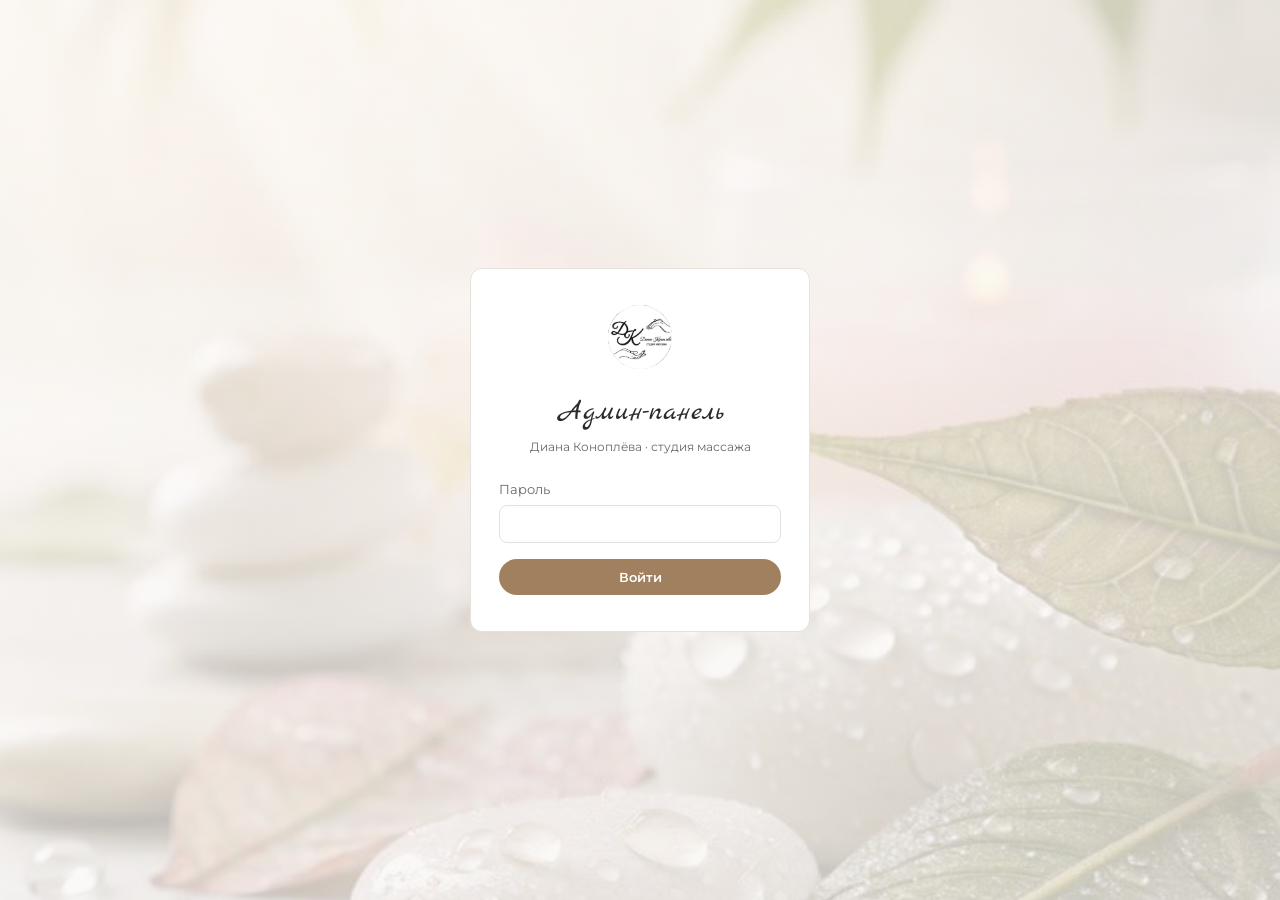
<file: adminDK.html>
<!DOCTYPE html>
<html lang="ru">
<head>
<meta charset="UTF-8">
<meta name="viewport" content="width=device-width, initial-scale=1.0">
<meta name="robots" content="noindex, nofollow">
<title>Админ-панель — DK</title>
<link rel="icon" type="image/jpeg" href="assets/logo.jpg">
<link rel="preconnect" href="https://fonts.googleapis.com">
<link href="https://fonts.googleapis.com/css2?family=Montserrat:wght@400;500;600;700&family=Marck+Script&display=swap" rel="stylesheet">
<link rel="stylesheet" href="adminDK.css?v=20261026">
</head>
<body>

<!-- ===== Экран входа ===== -->
<div class="login-screen" id="login-screen">
  <div class="login-box">
    <img src="assets/logo.jpg" alt="DK" class="login-logo">
    <h1>Админ-панель</h1>
    <p class="login-sub">Диана Коноплёва · студия массажа</p>
    <label class="a-field">
      <span>Пароль</span>
      <input type="password" id="admin-password-input" autocomplete="current-password">
    </label>
    <p class="a-error" id="login-error" hidden>Неверный пароль.</p>
    <button type="button" class="a-btn a-btn-primary a-btn-block" id="login-btn">Войти</button>
  </div>
</div>

<!-- ===== Основная панель ===== -->
<div class="admin-app" id="admin-app" hidden>

  <header class="admin-header">
    <span class="admin-title">
      <img src="assets/logo.jpg" alt="DK" class="admin-title-logo">
      <span class="admin-title-text">Админ-панель</span>
    </span>
    <button type="button" class="a-btn a-btn-ghost" id="logout-btn">Выйти</button>
  </header>

  <nav class="admin-tabs" id="admin-tabs">
    <button class="admin-tab-btn active" data-admin-tab="schedule">Расписание</button>
    <button class="admin-tab-btn" data-admin-tab="bookings">Записи<span class="a-badge" id="new-bookings-badge" hidden></span></button>
    <button class="admin-tab-btn" data-admin-tab="history">История</button>
    <button class="admin-tab-btn" data-admin-tab="clients">Клиенты</button>
    <button class="admin-tab-btn" data-admin-tab="analytics">Аналитика</button>
    <button class="admin-tab-btn" data-admin-tab="requests">Заявки на консультацию<span class="a-badge" id="new-requests-badge" hidden></span></button>
  </nav>

  <main class="admin-main">

    <!-- ---------- Расписание ---------- -->
    <section class="admin-panel active" data-admin-panel="schedule">
      <h2>Расписание работы</h2>
      <p class="a-hint">Открывайте нужные даты вперёд и задавайте часы — по ним считаются доступные слоты в форме записи на сайте. Дата без отметки «открыт» — закрыта для записи.</p>
      <div class="schedule-grid" id="schedule-grid"></div>
      <div class="schedule-save-bar">
        <button type="button" class="a-btn a-btn-primary" id="save-schedule-btn">Сохранить расписание</button>
        <p class="a-status" id="schedule-status" hidden></p>
      </div>
    </section>

    <!-- ---------- Записи ---------- -->
    <section class="admin-panel" data-admin-panel="bookings">
      <div class="a-panel-header">
        <h2>Предстоящие записи</h2>
        <button type="button" class="a-btn a-btn-ghost" id="refresh-bookings-btn">Обновить</button>
      </div>
      <div id="bookings-list" class="admin-list"><p class="a-hint">Загрузка…</p></div>
    </section>

    <!-- ---------- История ---------- -->
    <section class="admin-panel" data-admin-panel="history">
      <div class="a-panel-header">
        <h2>История</h2>
      </div>
      <div id="history-list" class="admin-list"><p class="a-hint">Загрузка…</p></div>
    </section>

    <!-- ---------- Клиенты ---------- -->
    <section class="admin-panel" data-admin-panel="clients">
      <h2>Клиенты</h2>
      <div id="clients-list" class="admin-list"><p class="a-hint">Загрузка…</p></div>
    </section>

    <!-- ---------- Аналитика ---------- -->
    <section class="admin-panel" data-admin-panel="analytics">
      <h2>Аналитика</h2>
      <div class="analytics-cards" id="analytics-cards"><p class="a-hint">Загрузка…</p></div>
      <div class="analytics-top" id="analytics-top"></div>
    </section>

    <!-- ---------- Заявки на консультацию ---------- -->
    <section class="admin-panel" data-admin-panel="requests">
      <h2>Заявки на консультацию</h2>
      <p class="a-hint">Без даты и услуги — просто контакт и интерес клиента, связаться нужно вручную.</p>
      <div id="requests-list" class="admin-list"><p class="a-hint">Загрузка…</p></div>
    </section>

  </main>
</div>

<script src="adminDK.js?v=20261026"></script>
</body>
</html>
</file>
<file: styleDK.css>
/* ===== DK — студия массажа Дианы Коноплёвой ===== */

:root {
  --mauve: #A0805F;
  --mauve-dark: #6B5540;
  --mauve-tint: #F2EAE0;
  --ink: #2B2B2B;
  --ink-soft: #6B6560;
  --cream: #FAF8F6;
  --white: #FFFFFF;
  --border: #E7E1DD;
  --sage: #7C8C6E;
  --sage-tint: #E9EEE3;
  --radius: 14px;
  --font-script: 'Marck Script', cursive;
  --font-display: 'Playfair Display', serif;
  --font-sans: 'Montserrat', sans-serif;
}

* { box-sizing: border-box; }

html { scroll-behavior: smooth; }

body {
  margin: 0;
  font-family: var(--font-sans);
  color: var(--ink);
  background: var(--cream);
  line-height: 1.6;
}

img { max-width: 100%; display: block; }

.container {
  max-width: 1080px;
  margin: 0 auto;
  padding: 0 24px;
}

a { color: inherit; }

/* ---------- Header ---------- */

.site-header {
  position: sticky;
  top: 0;
  z-index: 20;
  background: rgba(250, 248, 246, 0.92);
  backdrop-filter: blur(6px);
  border-bottom: 1px solid var(--border);
}

.site-header .container {
  display: flex;
  align-items: center;
  justify-content: space-between;
  padding-top: 12px;
  padding-bottom: 12px;
}

.brand {
  display: flex;
  align-items: center;
  gap: 12px;
  text-decoration: none;
}

.brand img {
  width: 90px;
  height: 90px;
  border-radius: 50%;
  object-fit: cover;
  border: 2px solid var(--white);
  box-shadow: 0 0 0 1px var(--border);
}

.main-nav {
  display: flex;
  align-items: center;
  gap: 28px;
}

.main-nav a {
  text-decoration: none;
  font-size: 14px;
  color: var(--ink-soft);
  transition: color 0.2s;
}

.nav-link-btn {
  background: none;
  border: none;
  padding: 0;
  font-family: var(--font-sans);
  font-size: 14px;
  color: var(--ink-soft);
  cursor: pointer;
  transition: color 0.2s;
}

.nav-link-btn:hover { color: var(--mauve-dark); }

.main-nav a:hover { color: var(--mauve-dark); }

.btn {
  display: inline-block;
  font-family: var(--font-sans);
  font-size: 14px;
  font-weight: 600;
  padding: 12px 28px;
  border-radius: 999px;
  border: none;
  cursor: pointer;
  text-decoration: none;
  transition: transform 0.15s, background 0.2s;
}

.btn-primary {
  background: var(--mauve);
  color: var(--white);
}

.btn-primary:hover { background: var(--mauve-dark); }
.btn-primary:active { transform: scale(0.97); }

.btn-ghost {
  background: transparent;
  border: 1.5px solid var(--mauve);
  color: var(--mauve-dark);
}

/* ---------- Hero ---------- */

.hero {
  padding: 72px 0 64px;
  text-align: center;
  background:
    linear-gradient(120deg, rgba(242,234,224,0.75) 0%, rgba(242,234,224,0.75) 54%, rgba(233,238,227,0.75) 54%, rgba(233,238,227,0.75) 100%),
    url('assets/bg-hero.jpg');
  background-size: cover;
  background-position: center;
}

.hero-logo {
  margin: 0 auto 24px;
  width: 162px;
  height: 162px;
  border-radius: 50%;
  overflow: hidden;
  background: var(--white);
  border: 3px solid var(--white);
  box-shadow: 0 0 0 1px var(--border);
}

.hero-logo img {
  width: 100%;
  height: 100%;
  object-fit: cover;
}

.hero h1 {
  font-family: var(--font-script);
  font-weight: 400;
  font-size: 44px;
  line-height: 1.25;
  margin: 0 0 8px;
  color: var(--ink);
  text-shadow: 0 1px 8px rgba(255,255,255,0.9), 0 1px 2px rgba(255,255,255,0.7);
}

.hero-tagline {
  font-family: var(--font-display);
  font-size: 20px;
  font-style: italic;
  color: var(--mauve-dark);
  margin: 0 0 28px;
  text-shadow: 0 1px 6px rgba(255,255,255,0.85);
}

.hero-description {
  max-width: 620px;
  margin: 0 auto 36px;
  font-size: 16px;
  color: var(--ink-soft);
}

/* ---------- About ---------- */

.about {
  padding: 64px 0;
  background:
    linear-gradient(rgba(250,248,246,0.75), rgba(250,248,246,0.75)),
    url('assets/bg-services.jpg');
  background-size: cover;
  background-position: center;
}

.about .container {
  display: grid;
  grid-template-columns: 320px 1fr;
  gap: 56px;
  align-items: center;
}

.about-photo {
  border-radius: var(--radius);
  overflow: hidden;
  box-shadow: 0 1px 0 var(--border);
}

.about-photo img { width: 100%; height: 100%; object-fit: cover; }

.section-eyebrow {
  font-size: 12px;
  letter-spacing: 3px;
  text-transform: uppercase;
  color: var(--mauve);
  margin: 0 0 10px;
  text-shadow: 0 1px 6px rgba(255,255,255,0.85);
}

.about h2 {
  font-family: var(--font-script);
  font-weight: 400;
  font-size: 40px;
  margin: 0 0 20px;
  color: var(--ink);
  text-shadow: 0 1px 8px rgba(255,255,255,0.9), 0 1px 2px rgba(255,255,255,0.7);
}

.about-text {
  font-size: 16px;
  color: var(--ink-soft);
  max-width: 520px;
  text-shadow: 0 1px 6px rgba(255,255,255,0.85);
}

/* ---------- Индивидуальные программы ---------- */

.program {
  padding: 64px 0;
  background:
    linear-gradient(rgba(233,238,227,0.75), rgba(233,238,227,0.75)),
    url('assets/bg-about.jpg');
  background-size: cover;
  background-position: center;
  text-align: center;
}

.program h2 {
  font-family: var(--font-script);
  font-weight: 400;
  font-size: 36px;
  margin: 0 0 20px;
  color: var(--ink);
  text-shadow: 0 1px 8px rgba(255,255,255,0.9), 0 1px 2px rgba(255,255,255,0.7);
}

.program-lead {
  max-width: 620px;
  margin: 0 auto 36px;
  font-size: 15px;
  color: var(--ink-soft);
  text-shadow: 0 1px 6px rgba(255,255,255,0.85);
}

.program-features {
  display: grid;
  grid-template-columns: repeat(auto-fit, minmax(200px, 1fr));
  gap: 24px;
  max-width: 780px;
  margin: 0 auto 36px;
}

.program-feature-title {
  font-family: var(--font-display);
  font-style: italic;
  font-size: 17px;
  color: var(--mauve-dark);
  margin: 0 0 6px;
  text-shadow: 0 1px 6px rgba(255,255,255,0.85);
}

.program-feature-text {
  font-size: 13px;
  color: var(--ink-soft);
  margin: 0;
  text-shadow: 0 1px 6px rgba(255,255,255,0.85);
}

.program-tagline {
  font-family: var(--font-display);
  font-style: italic;
  font-size: 17px;
  color: var(--ink);
  max-width: 480px;
  margin: 0 auto 24px;
  text-shadow: 0 1px 6px rgba(255,255,255,0.85);
}

.services-locked-note {
  display: none;
  max-width: 480px;
  margin: 0 auto 24px;
  padding: 10px 16px;
  border-radius: 10px;
  background: var(--mauve-tint);
  color: var(--mauve-dark);
  font-size: 13px;
  text-align: center;
}

.services-locked .services-locked-note { display: block; }
.services-locked .services-hint { display: none; }

.services-hint {
  max-width: 480px;
  margin: 0 auto 24px;
  font-size: 13px;
  color: var(--ink-soft);
  text-align: center;
}

.variant-pick::before {
  content: '+ ';
  font-weight: 700;
}

.variant-pick.picked::before {
  content: '\2713 ';
}

.services-locked .variant-pick {
  pointer-events: none;
  opacity: 0.55;
}

.services-locked .tabs-nav { opacity: 0.7; }

/* ---------- Services ---------- */

.services {
  padding: 64px 0 88px;
  background:
    linear-gradient(rgba(250,248,246,0.75), rgba(250,248,246,0.75)),
    url('assets/bg-program.jpg');
  background-size: cover;
  background-position: center;
}

.services-header {
  text-align: center;
  margin-bottom: 18px;
}

.services h2 {
  font-family: var(--font-script);
  font-weight: 400;
  font-size: 40px;
  margin: 0;
  color: var(--ink);
  text-shadow: 0 1px 8px rgba(255,255,255,0.9), 0 1px 2px rgba(255,255,255,0.7);
}

.tabs-nav {
  display: flex;
  flex-wrap: wrap;
  justify-content: center;
  gap: 6px;
  margin-bottom: 40px;
}

.tab-btn {
  font-family: var(--font-sans);
  font-size: 12px;
  font-weight: 600;
  padding: 7px 14px;
  border-radius: 999px;
  border: 1px solid var(--border);
  background: var(--white);
  color: var(--ink-soft);
  cursor: pointer;
  transition: all 0.2s;
}

.tab-btn:hover { border-color: var(--mauve); color: var(--mauve-dark); }

.tab-btn.active {
  background: var(--mauve);
  border-color: var(--mauve);
  color: var(--white);
}

.tab-panel { display: none; }
.tab-panel.active { display: block; animation: fade-in 0.25s ease; }

@keyframes fade-in {
  from { opacity: 0; transform: translateY(4px); }
  to { opacity: 1; transform: translateY(0); }
}

.subcategory-title {
  font-family: var(--font-display);
  font-style: italic;
  font-size: 16px;
  color: var(--mauve-dark);
  text-align: left;
  margin: 32px 0 14px;
}

.subcategory-title:first-child { margin-top: 0; }

.card-grid {
  display: grid;
  grid-template-columns: repeat(auto-fit, minmax(210px, 1fr));
  gap: 10px;
  /* Раскрытая карточка не растягивает соседей по ряду — как в SPA */
  align-items: start;
}

.service-card {
  background: var(--white);
  border: 1px solid var(--border);
  border-radius: 10px;
  padding: 12px 16px;
}

.service-name {
  font-size: 14px;
  font-weight: 600;
  margin: 0 0 4px;
  color: var(--ink);
}

.service-variants {
  display: flex;
  flex-wrap: wrap;
  gap: 6px;
  font-size: 12px;
  color: var(--mauve-dark);
}

.service-note {
  font-size: 11px;
  color: var(--ink-soft);
  margin-top: 8px;
}

.service-expandable summary {
  display: block;
  position: relative;
  padding-right: 18px;
  cursor: pointer;
  list-style: none;
}

.service-expandable summary::-webkit-details-marker { display: none; }
.service-expandable summary::marker { display: none; content: ''; }

.service-expandable summary::after {
  content: '+';
  position: absolute;
  right: 0;
  top: 0;
  color: var(--mauve);
  font-size: 15px;
}

.service-expandable[open] summary::after { content: '\2212'; }

.service-expandable .service-note {
  margin-top: 10px;
  padding-top: 10px;
  border-top: 1px solid var(--border);
  /* Описание процедуры читается так же, как состав SPA-программ */
  font-size: 13px;
  line-height: 1.6;
}

.service-photo {
  margin-top: 10px;
  width: 100%;
  border-radius: 8px;
  object-fit: cover;
  max-height: 220px;
}

/* Для фото, где лицо/руки мастера оказались обрезаны стандартным
   центрированием object-fit:cover — показываем верхнюю часть кадра. */
.service-photo-top {
  object-position: center top;
}

/* Подобрано вручную по итогам проверки на живом сайте. */
.service-photo-top-mid {
  object-position: center 20%;
}

/* ---------- SPA cards (accordion) ---------- */

.spa-grid {
  display: grid;
  grid-template-columns: repeat(auto-fit, minmax(280px, 1fr));
  gap: 14px;
  align-items: start;
}

.spa-card {
  background: var(--white);
  border: 1px solid var(--border);
  border-radius: var(--radius);
  padding: 4px 20px;
}

.spa-card summary {
  list-style: none;
  cursor: pointer;
  padding: 16px 30px 16px 0;
  position: relative;
  display: block;
}

.spa-card summary::-webkit-details-marker { display: none; }
.spa-card summary::marker { display: none; content: ''; }

.spa-name {
  font-family: var(--font-display);
  font-style: italic;
  font-size: 17px;
  color: var(--ink);
  display: block;
  margin-bottom: 4px;
}

.spa-meta {
  font-size: 12px;
  color: var(--mauve-dark);
  display: block;
}

.variant-pick {
  font-family: var(--font-sans);
  font-size: 12px;
  font-weight: 600;
  color: var(--mauve-dark);
  /* На пару тонов насыщеннее фона карточки + тонкая рамка: кнопка
     читается как кнопка, а не как подпись. Выбранная — сплошной мокко. */
  background: #EADCC9;
  border: 1.5px solid rgba(160, 128, 95, 0.35);
  border-radius: 999px;
  padding: 4px 10px;
  cursor: pointer;
  transition: all 0.15s;
}

.variant-pick:hover { border-color: var(--mauve); background: #E3D2BC; }

.variant-pick.picked {
  background: var(--mauve);
  color: var(--white);
  font-weight: 600;
}

button.variant-pick.spa-meta {
  display: inline-block;
  margin-top: 2px;
}

.service-card.has-picked,
.service-expandable.has-picked,
.spa-card.has-picked {
  border-color: var(--mauve);
  box-shadow: 0 0 0 1.5px var(--mauve);
}

.spa-card summary::after {
  content: '+';
  position: absolute;
  right: 0;
  top: 16px;
  font-size: 18px;
  color: var(--mauve);
}

.spa-card[open] summary::after { content: '\2212'; }

.spa-composition {
  margin: 0 0 18px;
  padding-top: 14px;
  border-top: 1px solid var(--border);
  font-size: 13px;
  color: var(--ink-soft);
}

/* Вступление перед составом программы (сейчас — у «Гармонии для двоих») */
.spa-intro {
  margin: 0;
  padding-top: 14px;
  border-top: 1px solid var(--border);
  font-size: 13px;
  color: var(--ink-soft);
}

.spa-intro + .spa-composition {
  border-top: none;
  padding-top: 8px;
}

ul.spa-composition {
  list-style: none;
  padding-left: 0;
}

ul.spa-composition li {
  position: relative;
  padding-left: 16px;
  margin-bottom: 6px;
}

ul.spa-composition li:last-child { margin-bottom: 0; }

ul.spa-composition li::before {
  content: '';
  position: absolute;
  left: 0;
  top: 7px;
  width: 5px;
  height: 5px;
  border-radius: 50%;
  background: var(--mauve);
}

.spa-procedure-card {
  background: var(--white);
  border: 1px solid var(--border);
  border-radius: var(--radius);
  padding: 18px 20px;
}

.spa-procedure-card .spa-name { font-size: 16px; margin-bottom: 6px; display: block; }
.spa-procedure-card .spa-meta { display: block; margin-bottom: 10px; }
.spa-procedure-card p { margin: 0; font-size: 13px; color: var(--ink-soft); }

/* ---------- Консультация ---------- */

.consult-modal {
  border: none;
  border-radius: var(--radius);
  padding: 40px 32px;
  max-width: 460px;
  width: 90%;
  background: var(--cream);
  text-align: center;
  position: relative;
}

.consult-modal::backdrop {
  background: rgba(43,43,43,0.55);
}

.modal-close {
  position: absolute;
  top: 14px;
  right: 16px;
  width: 32px;
  height: 32px;
  border: none;
  background: transparent;
  font-size: 22px;
  line-height: 1;
  color: var(--ink-soft);
  cursor: pointer;
}

.modal-close:hover { color: var(--ink); }

.consult h2 {
  font-family: var(--font-script);
  font-weight: 400;
  font-size: 36px;
  margin: 0 0 14px;
  color: var(--ink);
  text-shadow: 0 1px 8px rgba(255,255,255,0.9), 0 1px 2px rgba(255,255,255,0.7);
}

.consult-lead {
  max-width: 480px;
  margin: 0 auto 32px;
  font-size: 14px;
  color: var(--ink-soft);
  text-shadow: 0 1px 6px rgba(255,255,255,0.85);
}

.consult-form-fields {
  max-width: 440px;
  margin: 0 auto;
  text-align: left;
}

.form-field {
  display: flex;
  flex-direction: column;
  gap: 6px;
  margin-bottom: 18px;
  font-size: 13px;
  color: var(--ink-soft);
}

.form-field em { font-style: normal; opacity: 0.75; }

.form-field input,
.form-field textarea {
  font-family: var(--font-sans);
  font-size: 14px;
  padding: 11px 14px;
  border-radius: 8px;
  border: 1px solid var(--border);
  background: var(--cream);
  color: var(--ink);
  resize: vertical;
}

.form-field input:focus,
.form-field textarea:focus {
  outline: none;
  border-color: var(--mauve);
}

.consult-choices {
  display: flex;
  flex-wrap: wrap;
  gap: 10px;
  margin-top: 6px;
}

.choice-chip {
  position: relative;
  display: inline-flex;
  align-items: center;
  gap: 6px;
  padding: 10px 16px;
  border-radius: 999px;
  border: 1.5px solid var(--border);
  background: var(--cream);
  cursor: pointer;
  font-size: 13px;
  color: var(--ink-soft);
  transition: all 0.2s;
}

.choice-chip input {
  position: absolute;
  opacity: 0;
  width: 0;
  height: 0;
}

.choice-chip:has(input:checked) {
  border-color: var(--mauve);
  background: var(--mauve-tint);
  color: var(--mauve-dark);
  font-weight: 600;
}

.chip-icon {
  width: 16px;
  height: 16px;
  flex-shrink: 0;
}

.method-telegram { color: #229ED9; }
.method-whatsapp { color: #25D366; }
.method-max { color: #471AFF; }
.method-call { color: var(--ink-soft); }

.method-telegram:has(input:checked) { background: #229ED91A; border-color: #229ED9; color: #0C5A80; }
.method-whatsapp:has(input:checked) { background: #25D3661A; border-color: #25D366; color: #157A42; }
.method-max:has(input:checked) { background: #471AFF1A; border-color: #471AFF; color: #471AFF; }
.method-call:has(input:checked) { background: var(--mauve-tint); border-color: var(--mauve); color: var(--mauve-dark); }

.consult-error {
  font-size: 12px;
  color: #B4463C;
  margin: 0 0 16px;
}

.consult-form-fields .btn {
  width: 100%;
  border: none;
}

.consult-success {
  max-width: 440px;
  margin: 0 auto;
  padding: 24px;
  border-radius: var(--radius);
  background: var(--sage-tint);
  color: var(--ink);
  font-size: 15px;
}

/* ---------- Мои записи ---------- */

.mybookings-modal { max-width: 480px; }

.mybookings-results {
  display: flex;
  flex-direction: column;
  gap: 12px;
  margin-top: 16px;
  text-align: left;
}

.mybooking-card {
  background: var(--cream);
  border: 1px solid var(--border);
  border-radius: 12px;
  padding: 14px 16px;
}

.mybooking-card p { margin: 0 0 4px; font-size: 13px; color: var(--ink); }
.mybooking-card p.mybooking-service { font-weight: 600; }
.mybooking-card p:last-of-type { margin-bottom: 0; }

.mybooking-actions {
  display: flex;
  gap: 8px;
  margin-top: 10px;
}

.mybooking-actions .btn {
  padding: 7px 14px;
  font-size: 12px;
}

.mybooking-reschedule-panel {
  margin-top: 12px;
  padding-top: 12px;
  border-top: 1px solid var(--border);
}

.mybooking-reschedule-panel .time-picker {
  margin-bottom: 10px;
}

.mybooking-status {
  font-size: 13px;
  margin-top: 8px;
  font-weight: 700;
}

.mybooking-status.error { color: #B4463C; }
.mybooking-status.success { color: #157A42; }

/* Отменённая бронь — приглушаем карточку и перечёркиваем текст, чтобы
   статус "отменено" читался однозначно, а не терялся среди обычных
   на вид карточек со скрытыми кнопками. */
.mybooking-card.is-cancelled {
  opacity: 0.55;
}

.mybooking-card.is-cancelled p:not(.mybooking-status) {
  text-decoration: line-through;
}

/* ---------- Липкая панель выбора услуг ---------- */

.booking-bar {
  position: sticky;
  bottom: 0;
  z-index: 15;
  background: var(--ink);
  color: var(--white);
  box-shadow: 0 -2px 12px rgba(0,0,0,0.15);
}

.booking-bar-inner {
  display: flex;
  align-items: center;
  justify-content: space-between;
  gap: 16px;
  padding-top: 12px;
  padding-bottom: 12px;
}

.booking-bar-summary {
  font-size: 13px;
  line-height: 1.4;
}

.booking-bar .btn-primary {
  background: var(--mauve);
  flex-shrink: 0;
}

/* ---------- Секция записи (шаги 2-4) ---------- */

.booking {
  padding: 64px 0 88px;
  text-align: center;
  scroll-margin-top: 90px;
}

.booking h2 {
  font-family: var(--font-script);
  font-weight: 400;
  font-size: 36px;
  margin: 0 0 24px;
  color: var(--ink);
}

.booking-progress {
  display: flex;
  justify-content: center;
  flex-wrap: wrap;
  gap: 8px 18px;
  margin-bottom: 36px;
  font-size: 12px;
  color: var(--ink-soft);
}

.progress-step.active {
  color: var(--mauve-dark);
  font-weight: 600;
}

.booking-step {
  max-width: 560px;
  margin: 0 auto;
  text-align: left;
}

.booking-step-hint {
  font-size: 13px;
  color: var(--ink-soft);
  margin: 0 0 18px;
}

.booking-step-placeholder {
  font-size: 13px;
  color: var(--ink-soft);
  text-align: center;
  padding: 20px 0;
}

.booking-step-actions {
  display: flex;
  justify-content: space-between;
  align-items: center;
  gap: 12px;
  margin-top: 24px;
}

.booking-step-actions .btn-primary:disabled {
  opacity: 0.5;
  cursor: not-allowed;
}

/* ---------- Календарь дат ---------- */

.date-picker {
  display: flex;
  gap: 8px;
  overflow-x: auto;
  padding-bottom: 8px;
  margin-bottom: 20px;
}

.date-chip {
  flex-shrink: 0;
  display: flex;
  flex-direction: column;
  align-items: center;
  gap: 2px;
  padding: 10px 14px;
  border-radius: 12px;
  border: 1.5px solid var(--border);
  background: var(--white);
  cursor: pointer;
  font-family: var(--font-sans);
  font-size: 12px;
  color: var(--ink-soft);
}

.date-chip .date-chip-day { font-size: 16px; font-weight: 600; color: var(--ink); }

.date-chip.picked {
  border-color: var(--mauve);
  background: var(--mauve-tint);
}

.date-chip.picked .date-chip-day { color: var(--mauve-dark); }

.date-chip:disabled {
  opacity: 0.35;
  cursor: not-allowed;
  text-decoration: line-through;
}

/* ---------- Слоты времени ---------- */

.time-picker {
  display: flex;
  flex-wrap: wrap;
  gap: 8px;
}

.time-slot {
  padding: 8px 14px;
  border-radius: 999px;
  border: 1.5px solid var(--border);
  background: var(--white);
  font-family: var(--font-sans);
  font-size: 13px;
  color: var(--ink);
  cursor: pointer;
}

.time-slot.picked {
  border-color: var(--mauve);
  background: var(--mauve);
  color: var(--white);
  font-weight: 600;
}

.time-slot:disabled {
  opacity: 0.35;
  cursor: not-allowed;
  text-decoration: line-through;
}

/* ---------- Согласие 152-ФЗ ---------- */

.form-field-consent {
  flex-direction: row;
  align-items: flex-start;
  gap: 10px;
  font-size: 12px;
  color: var(--ink-soft);
}

/* ---------- Итоговая карточка подтверждения ---------- */

.booking-summary-card {
  background: var(--white);
  border: 1px solid var(--border);
  border-radius: var(--radius);
  padding: 20px 24px;
  margin-bottom: 20px;
  font-size: 14px;
  color: var(--ink);
}

.booking-summary-card p { margin: 0 0 8px; }
.booking-summary-card p:last-child { margin-bottom: 0; }
.booking-summary-card .summary-total { font-weight: 700; color: var(--mauve-dark); }

/* ---------- Успех записи ---------- */

.booking-success {
  max-width: 480px;
  margin: 0 auto;
  text-align: center;
  padding: 32px 24px;
  background: var(--white);
  border-radius: var(--radius);
  border: 1px solid var(--border);
}

.booking-success .btn { margin-top: 16px; }

.booking-success-title {
  font-family: var(--font-script);
  font-size: 28px;
  margin: 0 0 12px;
  color: var(--ink);
}

/* Кнопка подписки на напоминания в MAX — в фирменных цветах MAX, чтобы
   клиент сразу узнал мессенджер. */
.btn-max {
  display: block;
  max-width: 320px;
  margin: 20px auto 0;
  text-align: center;
  background: linear-gradient(135deg, #7B5CF5, #4F7BF7);
  color: var(--white);
  box-shadow: 0 10px 24px -10px rgba(91, 110, 245, 0.6);
}

.btn-max:hover { filter: brightness(1.06); }
.btn-max:active { transform: scale(0.97); }

.max-reminder-hint {
  max-width: 320px;
  margin: 8px auto 0;
  font-size: 12px;
  line-height: 1.45;
  color: var(--ink-soft);
}

/* display:block у .btn-max перебил бы атрибут hidden */
.btn-max[hidden],
.max-reminder-hint[hidden] { display: none; }

/* ---------- Скидки на курс ---------- */

.discount-banner {
  max-width: 480px;
  margin: 0 auto 26px;
  padding: 14px 20px;
  background: rgba(160, 128, 95, 0.08);
  border-radius: var(--radius);
  text-align: center;
  color: var(--ink-soft);
}

.discount-banner-title {
  margin: 0 0 10px;
  font-family: var(--font-display);
  font-style: italic;
  font-size: 15px;
  line-height: 1.5;
}

.discount-list {
  margin: 0;
  padding: 0;
  list-style: none;
  display: flex;
  flex-direction: column;
  gap: 4px;
  font-size: 15px;
  line-height: 1.5;
}

.discount-banner strong {
  font-style: normal;
  font-weight: 700;
  color: var(--mauve-dark);
}

/* ---------- Футер ---------- */

.site-footer {
  background: var(--ink);
  padding: 44px 0 32px;
}

.footer-inner {
  display: grid;
  grid-template-columns: 1.2fr 1fr 1fr;
  gap: 28px;
  align-items: start;
}

.footer-brand {
  display: flex;
  align-items: center;
  gap: 12px;
}

.footer-logo {
  width: 46px;
  height: 46px;
  border-radius: 50%;
  object-fit: cover;
  border: 1.5px solid rgba(255,255,255,0.25);
  flex-shrink: 0;
}

.footer-title {
  font-family: var(--font-script);
  font-size: 18px;
  font-weight: 400;
  line-height: 1.3;
  margin: 0;
  color: var(--white);
}

.footer-info {
  display: flex;
  flex-direction: column;
  gap: 12px;
}

.footer-line {
  display: flex;
  align-items: center;
  gap: 10px;
  font-size: 13px;
  color: rgba(255,255,255,0.72);
  text-decoration: none;
  margin: 0;
}

.footer-link:hover { color: var(--white); }

.footer-icon {
  width: 16px;
  height: 16px;
  flex-shrink: 0;
  color: var(--mauve);
}

.footer-links {
  display: flex;
  flex-direction: column;
  gap: 10px;
}

.footer-social {
  display: flex;
  align-items: center;
  gap: 10px;
  font-size: 13px;
  color: rgba(255,255,255,0.72);
  text-decoration: none;
  transition: color 0.2s;
}

.footer-social:hover { color: var(--white); }

/* ---------- Responsive ---------- */

@media (max-width: 720px) {
  .hero h1 { font-size: 40px; }
  .about .container { grid-template-columns: 1fr; }
  .about-photo { max-width: 280px; margin: 0 auto; }

  .site-header .container {
    padding-top: 10px;
    padding-bottom: 10px;
  }

  .brand img { width: 66px; height: 66px; }

  .main-nav { gap: 10px; }

  .main-nav a:not(.btn) {
    font-size: 12px;
  }

  .main-nav .btn {
    padding: 8px 16px;
    font-size: 12px;
  }

  .footer-inner {
    grid-template-columns: 1fr;
    gap: 22px;
  }
}

@media (max-width: 420px) {
  .main-nav a:not(.btn) { display: none; }
}

/* ---------- Подарочные сертификаты (первый экран) ---------- */

.gift-note {
  display: block;
  max-width: 520px;
  margin: 0 auto 28px;
  padding: 16px 22px 18px;
  text-decoration: none;
  background: rgba(255, 255, 255, 0.8);
  border: 1px solid rgba(160, 128, 95, 0.45);
  border-radius: var(--radius);
  box-shadow: 0 4px 18px rgba(107, 85, 64, 0.08);
  backdrop-filter: blur(4px);
  text-align: center;
  transition: border-color 0.2s;
}

.gift-note:hover { border-color: var(--mauve); }

.gift-note-title {
  display: block;
  margin-bottom: 6px;
  font-family: var(--font-display);
  font-style: italic;
  font-size: 21px;
  color: var(--mauve-dark);
}

.gift-note-text {
  display: block;
  font-size: 14px;
  color: var(--ink);
}

.nowrap { white-space: nowrap; }

/* ---------- Приписка в конце прайса ---------- */

.services-footnote {
  max-width: 560px;
  margin: 40px auto 0;
  padding-top: 20px;
  border-top: 1px solid rgba(160, 128, 95, 0.3);
  text-align: center;
  font-family: var(--font-display);
  font-style: italic;
  font-size: 15px;
  line-height: 1.6;
  color: var(--mauve-dark);
  text-shadow: 0 1px 6px rgba(255, 255, 255, 0.85);
}

@media (max-width: 720px) {
  .gift-note { padding: 14px 16px 16px; margin-bottom: 24px; }
  .gift-note-title { font-size: 19px; }
  .gift-note-text { font-size: 13px; }
  .services-footnote { font-size: 14px; margin-top: 32px; }
}
</file>
<file: adminDK.css>
/* ===== DK — админ-панель ===== */

:root {
  --mauve: #A0805F;
  --mauve-dark: #6B5540;
  --mauve-tint: #F2EAE0;
  --ink: #2B2B2B;
  --ink-soft: #6B6560;
  --cream: #FAF8F6;
  --white: #FFFFFF;
  --border: #E7E1DD;
  --sage: #7C8C6E;
  --sage-tint: #E9EEE3;
  --red: #B4463C;
  --red-tint: #F7E7E5;
  --green: #157A42;
  --green-tint: #E3F1E8;
  --radius: 12px;
  --font-script: 'Marck Script', cursive;
  --font-sans: 'Montserrat', sans-serif;
}

* { box-sizing: border-box; }

body {
  margin: 0;
  font-family: var(--font-sans);
  color: var(--ink);
  background:
    linear-gradient(rgba(250,248,246,0.75), rgba(250,248,246,0.75)),
    url('assets/bg-admin.jpg');
  background-size: cover;
  background-position: center;
  background-attachment: fixed;
  line-height: 1.5;
}

h1, h2 { margin: 0; }

button { font-family: var(--font-sans); }

/* ---------- Кнопки и поля (общие) ---------- */

.a-btn {
  font-family: var(--font-sans);
  font-size: 13px;
  font-weight: 600;
  padding: 9px 18px;
  border-radius: 999px;
  border: 1.5px solid transparent;
  cursor: pointer;
  transition: all 0.15s;
}

.a-btn-primary { background: var(--mauve); color: var(--white); }
.a-btn-primary:hover { background: var(--mauve-dark); }
.a-btn-primary:disabled { opacity: 0.5; cursor: not-allowed; }

.a-btn-ghost { background: var(--white); border-color: var(--border); color: var(--ink-soft); }
.a-btn-ghost:hover { border-color: var(--mauve); color: var(--mauve-dark); }

.a-btn-danger { background: var(--red-tint); color: var(--red); }
.a-btn-danger:hover { background: var(--red); color: var(--white); }

.a-btn-small { padding: 6px 12px; font-size: 12px; }
.a-btn-block { width: 100%; }

.a-field {
  display: flex;
  flex-direction: column;
  gap: 6px;
  margin-bottom: 16px;
  font-size: 13px;
  color: var(--ink-soft);
  text-align: left;
}

.a-field input, .a-field textarea, .a-field select {
  font-family: var(--font-sans);
  font-size: 14px;
  padding: 9px 12px;
  border-radius: 8px;
  border: 1px solid var(--border);
  background: var(--white);
  color: var(--ink);
}

.a-field input:focus, .a-field textarea:focus { outline: none; border-color: var(--mauve); }

.a-error { color: var(--red); font-size: 12px; margin: 0 0 12px; }
.a-status { font-size: 12px; margin-top: 10px; }
.a-status.success { color: var(--green); }
.a-status.error { color: var(--red); }
.a-hint { font-size: 13px; color: var(--ink-soft); margin: 0 0 16px; }

.a-badge {
  display: inline-flex;
  align-items: center;
  justify-content: center;
  min-width: 18px;
  height: 18px;
  padding: 0 5px;
  margin-left: 6px;
  border-radius: 999px;
  background: var(--red);
  color: var(--white);
  font-size: 11px;
  font-weight: 700;
}

/* ---------- Экран входа ---------- */

.login-screen {
  min-height: 100vh;
  display: flex;
  align-items: center;
  justify-content: center;
  padding: 20px;
}

.login-screen[hidden] { display: none; }

.login-box {
  width: 100%;
  max-width: 340px;
  text-align: center;
  background: var(--white);
  border: 1px solid var(--border);
  border-radius: var(--radius);
  padding: 36px 28px;
}

.login-logo {
  width: 64px;
  height: 64px;
  border-radius: 50%;
  object-fit: cover;
  margin-bottom: 16px;
}

.login-box h1 {
  font-family: var(--font-script);
  font-size: 28px;
  font-weight: 400;
  margin-bottom: 4px;
}

.login-sub {
  font-size: 12px;
  color: var(--ink-soft);
  margin: 0 0 24px;
}

/* ---------- Каркас панели ---------- */

.admin-header {
  display: flex;
  align-items: center;
  justify-content: space-between;
  padding: 14px 20px;
  background: var(--white);
  border-bottom: 1px solid var(--border);
  position: sticky;
  top: 0;
  z-index: 10;
}

.admin-title {
  display: flex;
  align-items: center;
  gap: 10px;
}

.admin-title-logo {
  width: 34px;
  height: 34px;
  border-radius: 50%;
  object-fit: cover;
  border: 1.5px solid var(--white);
  box-shadow: 0 0 0 1px var(--border);
}

.admin-title-text {
  font-family: var(--font-script);
  font-size: 19px;
  font-weight: 400;
  color: var(--ink);
}

.admin-tabs {
  display: flex;
  flex-wrap: wrap;
  gap: 6px;
  padding: 14px 20px;
  background: var(--white);
  border-bottom: 1px solid var(--border);
}

.admin-tab-btn {
  font-family: var(--font-sans);
  font-size: 12px;
  font-weight: 600;
  padding: 8px 14px;
  border-radius: 999px;
  border: 1px solid var(--border);
  background: var(--cream);
  color: var(--ink-soft);
  cursor: pointer;
}

.admin-tab-btn.active {
  background: var(--mauve);
  border-color: var(--mauve);
  color: var(--white);
}

.admin-main {
  max-width: 900px;
  margin: 0 auto;
  padding: 28px 20px 60px;
}

.admin-panel { display: none; }
.admin-panel.active { display: block; }

.schedule-save-bar {
  position: sticky;
  bottom: 0;
  margin-top: 16px;
  padding: 14px 16px;
  background: var(--white);
  border: 1px solid var(--border);
  border-radius: 12px;
  box-shadow: 0 -4px 16px rgba(0,0,0,0.08);
  display: flex;
  align-items: center;
  gap: 14px;
}

.admin-panel h2 {
  font-family: var(--font-script);
  font-weight: 400;
  font-size: 26px;
  margin-bottom: 14px;
}

.a-panel-header {
  display: flex;
  align-items: center;
  justify-content: space-between;
  margin-bottom: 6px;
}

.a-panel-header h2 { margin-bottom: 0; }

/* ---------- Расписание ---------- */

.schedule-grid {
  display: flex;
  flex-direction: column;
  gap: 8px;
  margin-bottom: 20px;
}

.schedule-day {
  padding: 12px 14px;
  background: var(--white);
  border: 1.5px solid var(--border);
  border-radius: 10px;
  opacity: 1;
}

.schedule-day.off { opacity: 0.55; }

.schedule-day:not(.off) {
  border-color: var(--mauve);
  box-shadow: 0 2px 10px rgba(0,0,0,0.08);
}

.schedule-day-head {
  display: flex;
  align-items: center;
  justify-content: space-between;
  margin-bottom: 8px;
}

.schedule-day-head .day-label { font-weight: 600; font-size: 13px; }

.schedule-day-head label {
  display: flex;
  align-items: center;
  gap: 6px;
  font-size: 12px;
  color: var(--ink-soft);
  white-space: nowrap;
}

.schedule-intervals {
  display: flex;
  flex-direction: column;
  gap: 6px;
  margin-bottom: 8px;
}

.schedule-intervals[hidden] { display: none; }

.schedule-interval {
  display: flex;
  align-items: center;
  gap: 8px;
}

.schedule-interval input[type="time"] {
  font-family: var(--font-sans);
  font-size: 13px;
  padding: 7px 8px;
  border-radius: 6px;
  border: 1.5px solid var(--border);
  background: var(--cream);
  color: var(--ink);
  flex: 1;
}

.schedule-interval .dash { color: var(--ink-soft); font-size: 12px; }

.remove-interval-btn {
  border: none;
  background: var(--red-tint);
  color: var(--red);
  width: 24px;
  height: 24px;
  border-radius: 50%;
  cursor: pointer;
  font-size: 14px;
  line-height: 1;
  flex-shrink: 0;
}

.add-interval-btn {
  border: none;
  background: none;
  color: var(--mauve-dark);
  font-size: 12px;
  font-weight: 600;
  cursor: pointer;
  padding: 4px 0;
}

/* ---------- Списки (записи/история/клиенты/заявки) ---------- */

.admin-list {
  display: flex;
  flex-direction: column;
  gap: 10px;
}

.a-card {
  background: var(--white);
  border: 1px solid var(--border);
  border-radius: 10px;
  padding: 14px 16px;
  position: relative;
}

.a-card.is-new { border-color: var(--mauve); box-shadow: 0 0 0 1.5px var(--mauve); background: var(--mauve-tint); }

/* "Изменена" — перенос времени клиентом после последнего просмотра админкой.
   Намеренно другой цвет (sage/зелёный), чтобы визуально не путать с
   "Новая" (mauve/лиловый) — это разные события. */
.a-card.is-changed { border-color: var(--sage); box-shadow: 0 0 0 1.5px var(--sage); background: var(--sage-tint); }

.a-card-top {
  display: flex;
  justify-content: space-between;
  align-items: center;
  gap: 12px;
  margin-bottom: 4px;
}

.a-card-date { font-weight: 700; font-size: 16px; color: var(--ink); }

.a-new-badge {
  flex-shrink: 0;
  background: var(--mauve);
  color: var(--white);
  font-size: 11px;
  font-weight: 700;
  padding: 3px 9px;
  border-radius: 999px;
  white-space: nowrap;
}

.a-changed-badge {
  flex-shrink: 0;
  background: var(--sage);
  color: var(--white);
  font-size: 11px;
  font-weight: 700;
  padding: 3px 9px;
  border-radius: 999px;
  white-space: nowrap;
}

/* Строка о напоминании: подключён ли клиент к боту MAX */
.a-card-reminder { color: var(--ink-soft); }
.a-card-reminder.is-linked { color: var(--sage); font-weight: 600; }

.a-card-service { font-weight: 600; font-size: 13px; color: var(--mauve-dark); margin: 0 0 6px; }
.a-card-title { font-weight: 700; font-size: 14px; }
.a-card-meta { font-size: 12px; color: var(--mauve-dark); white-space: nowrap; }

.a-card-line { font-size: 13px; color: var(--ink-soft); margin: 2px 0; }
.a-card-comment { font-style: italic; margin-top: 6px; }
.a-card-line strong { color: var(--ink); font-weight: 600; }

.a-card-actions {
  display: flex;
  flex-wrap: wrap;
  gap: 6px;
  margin-top: 10px;
}

.a-note-field {
  width: 100%;
  font-family: var(--font-sans);
  font-size: 13px;
  padding: 6px 10px;
  border-radius: 6px;
  border: 1px solid var(--border);
  margin-top: 8px;
  resize: vertical;
}

.a-empty { font-size: 13px; color: var(--ink-soft); text-align: center; padding: 24px 0; }

/* ---------- Аналитика ---------- */

.analytics-cards {
  display: grid;
  grid-template-columns: repeat(auto-fit, minmax(150px, 1fr));
  gap: 12px;
  margin-bottom: 24px;
}

.analytics-card {
  background: var(--white);
  border: 1px solid var(--border);
  border-radius: 10px;
  padding: 16px;
  text-align: center;
}

.analytics-card .value {
  font-size: 26px;
  font-weight: 700;
  color: var(--mauve-dark);
  display: block;
}

.analytics-card .label { font-size: 12px; color: var(--ink-soft); }

.analytics-top h3 { font-size: 15px; margin: 0 0 10px; }

.analytics-top-row {
  display: flex;
  justify-content: space-between;
  font-size: 13px;
  padding: 8px 0;
  border-bottom: 1px solid var(--border);
}

/* ---------- Responsive ---------- */

@media (max-width: 640px) {
}
</file>
